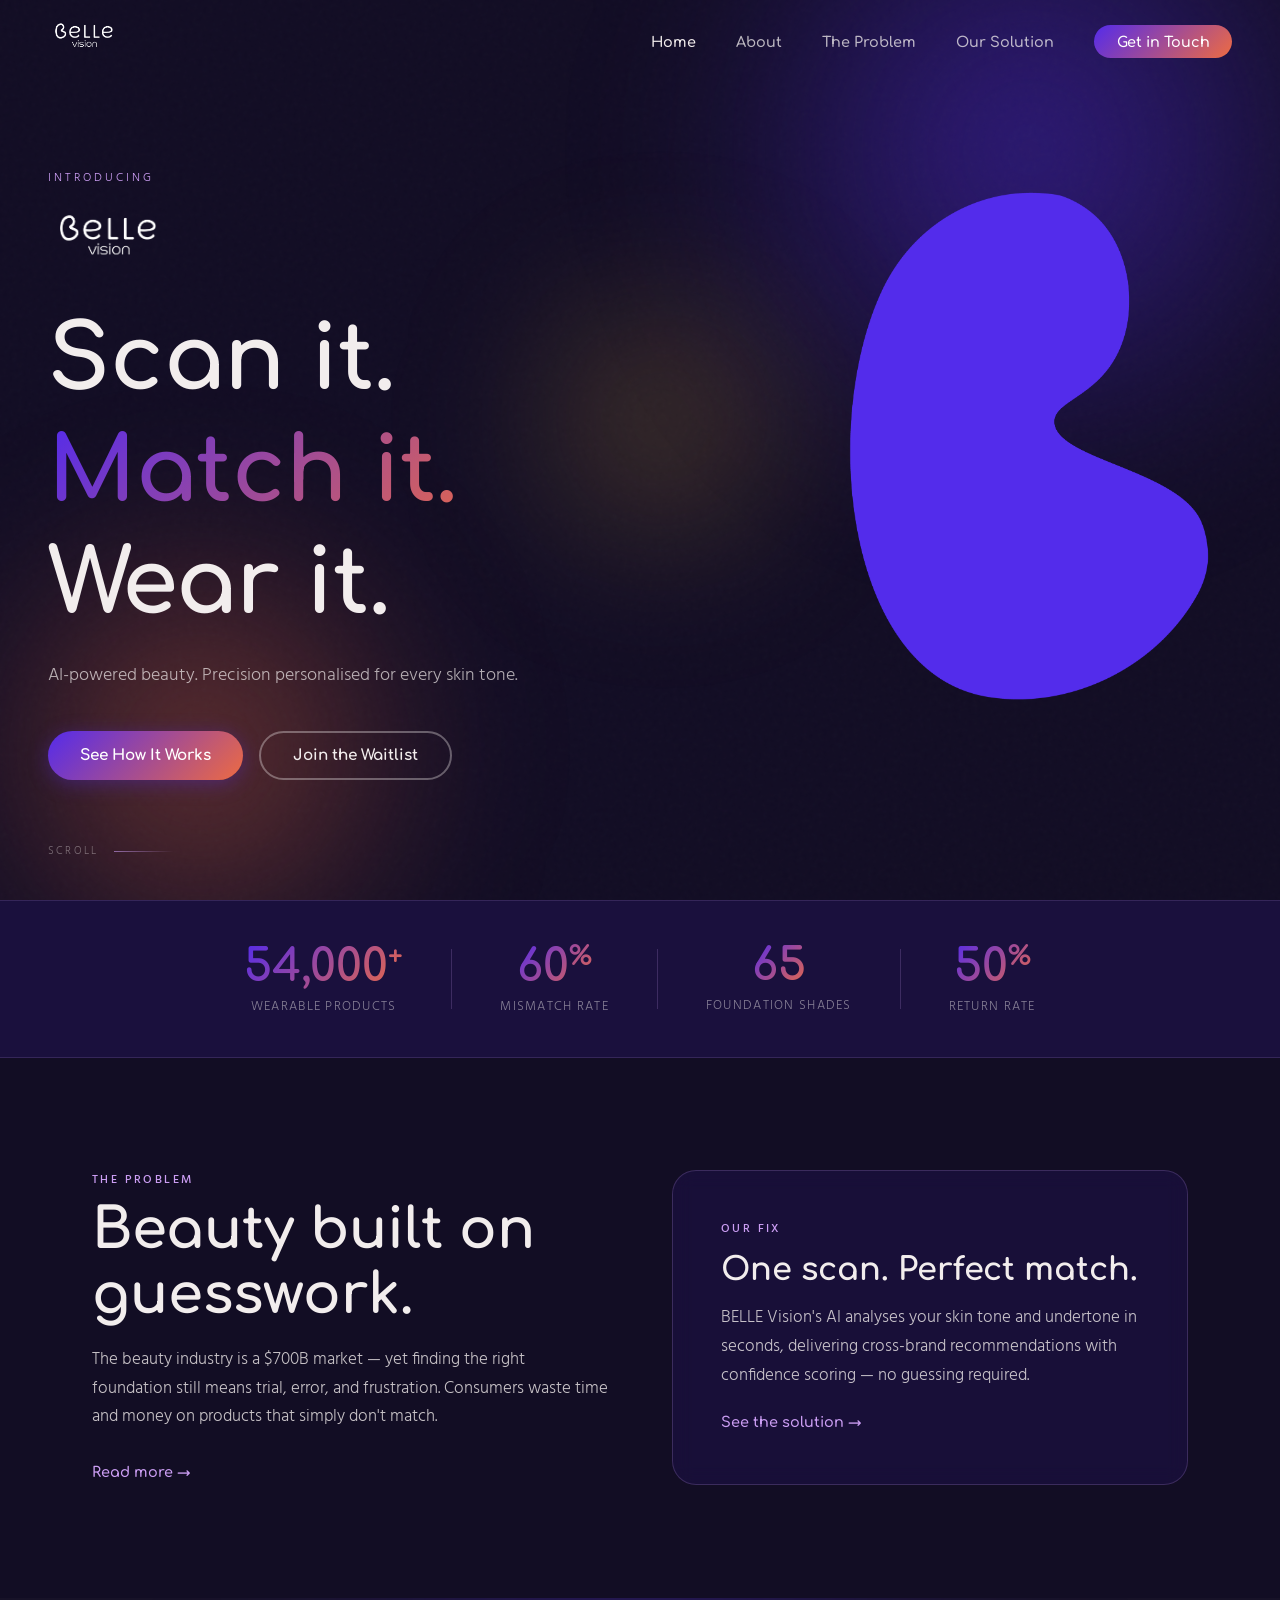
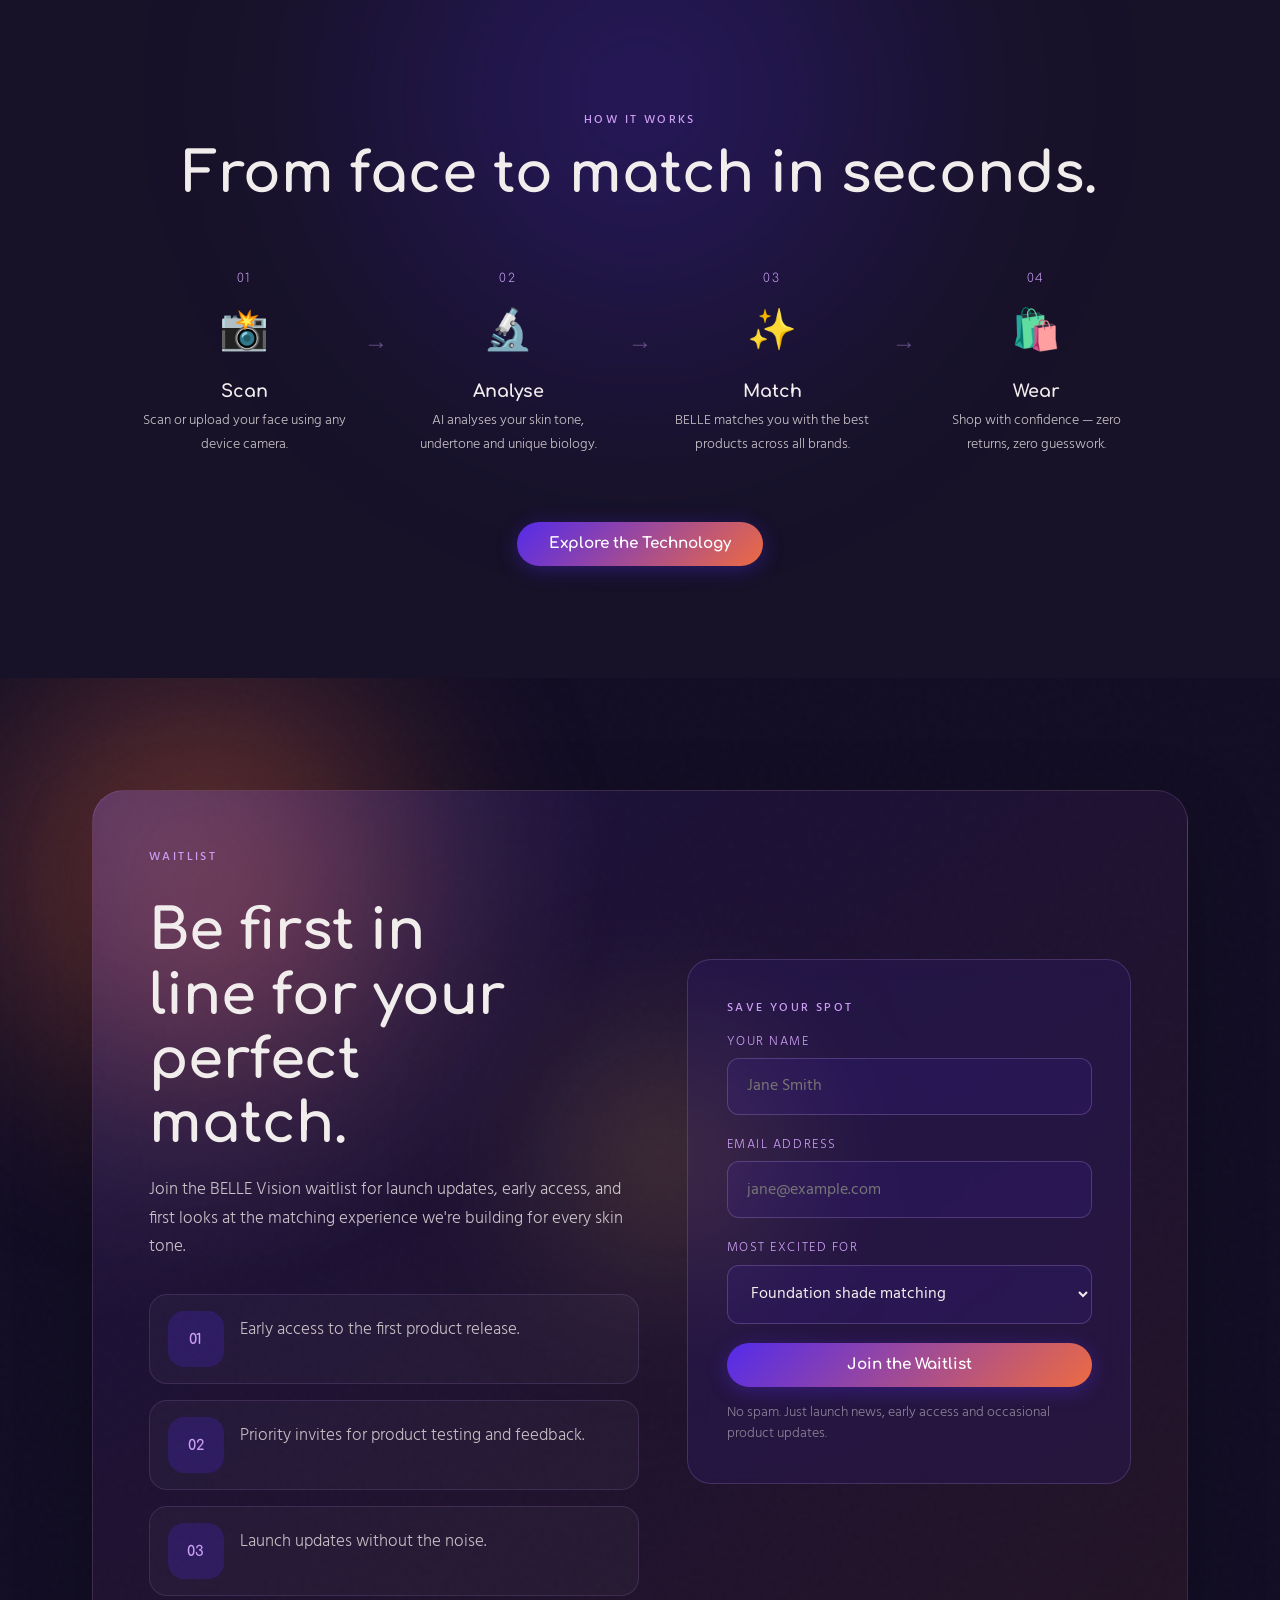
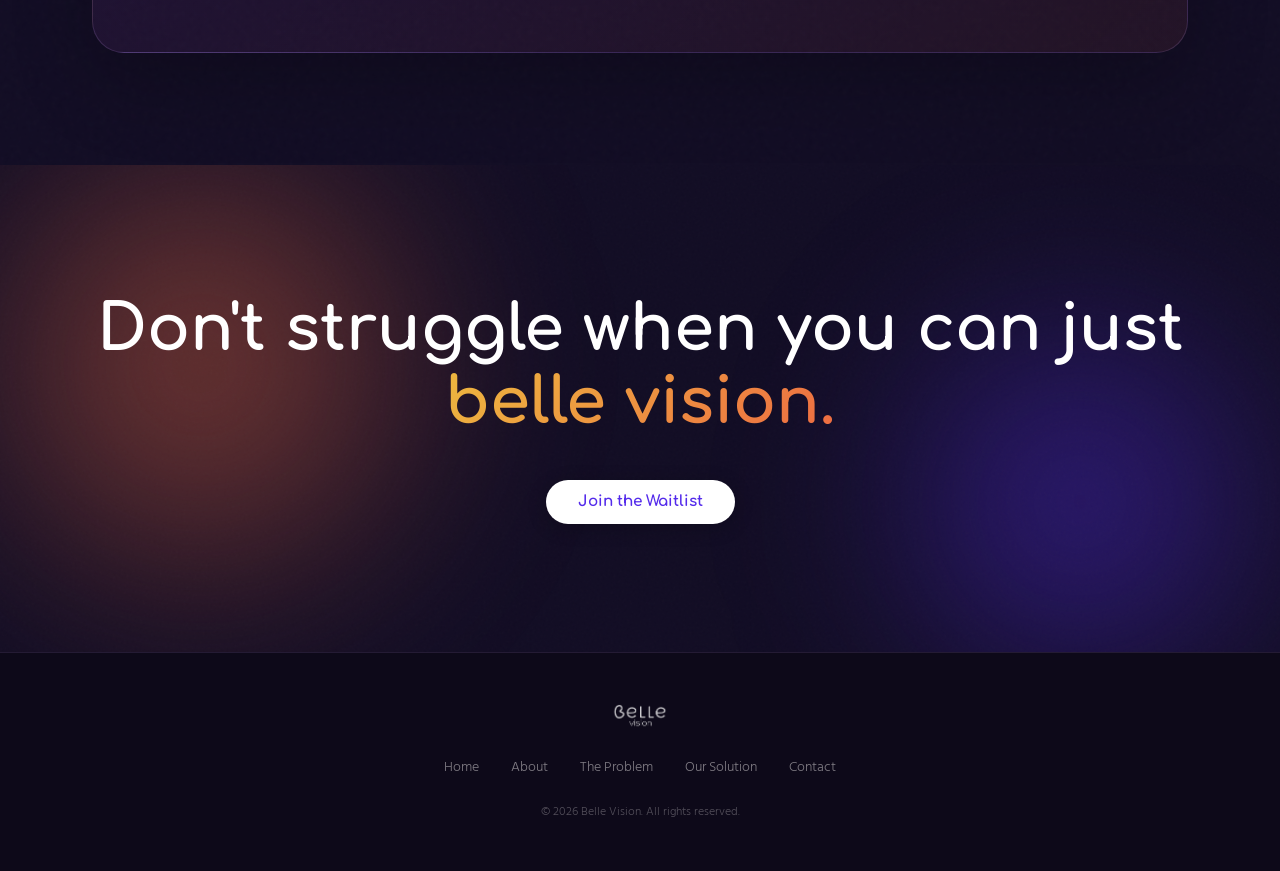
<file: bellevision/index.html>
<!DOCTYPE html>
<html lang="en">
<head>
  <meta charset="UTF-8" />
  <meta name="viewport" content="width=device-width, initial-scale=1.0" />
  <title>belle vision — Scan it. Match it. Wear it.</title>
  <link rel="icon" type="image/png" href="assets/appicon.png" />
  <link href="https://fonts.googleapis.com/css2?family=Comforter&family=Comfortaa:wght@400;600;700&family=Hind:wght@300;400;500&display=swap" rel="stylesheet" />
  <link rel="stylesheet" href="css/style.css" />
</head>
<body>

  <!-- NAV -->
  <nav class="nav" id="nav">
    <a href="index.html" class="nav-logo">
      <img src="assets/logo_white.png" alt="belle vision" />
    </a>
    <div class="nav-links">
      <a href="index.html" class="active">Home</a>
      <a href="pages/about.html">About</a>
      <a href="pages/problem.html">The Problem</a>
      <a href="pages/solution.html">Our Solution</a>
      <a href="pages/contact.html" class="nav-cta">Get in Touch</a>
    </div>
    <button class="nav-burger" id="burger" aria-label="Menu">
      <span></span><span></span><span></span>
    </button>
  </nav>

  <!-- HERO -->
  <section class="hero">
    <div class="hero-bg">
      <div class="aura aura-1"></div>
      <div class="aura aura-2"></div>
      <div class="aura aura-3"></div>
      <div class="grain"></div>
    </div>
    <div class="hero-content">
      <p class="hero-eyebrow">Introducing</p>
      <div class="hero-logo-wrap">
        <img src="assets/logo_white.png" alt="belle vision" class="hero-logo" />
      </div>
      <h1 class="hero-headline">
        <span class="line">Scan it.</span>
        <span class="line">Match it.</span>
        <span class="line">Wear it.</span>
      </h1>
      <p class="hero-sub">AI-powered beauty. Precision personalised for every skin tone.</p>
      <div class="hero-btns">
        <a href="pages/solution.html" class="btn btn-primary">See How It Works</a>
        <a href="#waitlist" class="btn btn-ghost">Join the Waitlist</a>
      </div>
    </div>
    <div class="hero-mark">
      <img src="assets/logomark.png" alt="" />
    </div>
    <div class="scroll-hint">
      <span>scroll</span>
      <div class="scroll-line"></div>
    </div>
  </section>

  <!-- STATS BAR -->
  <section class="stats-bar">
    <div class="stat">
      <span class="stat-num">54,000<sup>+</sup></span>
      <span class="stat-label">Wearable Products</span>
    </div>
    <div class="stat-divider"></div>
    <div class="stat">
      <span class="stat-num">60<sup>%</sup></span>
      <span class="stat-label">Mismatch Rate</span>
    </div>
    <div class="stat-divider"></div>
    <div class="stat">
      <span class="stat-num">65</span>
      <span class="stat-label">Foundation Shades</span>
    </div>
    <div class="stat-divider"></div>
    <div class="stat">
      <span class="stat-num">50<sup>%</sup></span>
      <span class="stat-label">Return Rate</span>
    </div>
  </section>

  <!-- INTRO SECTION -->
  <section class="intro section">
    <div class="container">
      <div class="intro-grid">
        <div class="intro-text fade-in">
          <p class="label">The Problem</p>
          <h2>Beauty built on guesswork.</h2>
          <p>The beauty industry is a $700B market — yet finding the right foundation still means trial, error, and frustration. Consumers waste time and money on products that simply don't match.</p>
          <a href="pages/problem.html" class="link-arrow">Read more →</a>
        </div>
        <div class="intro-card fade-in delay-1">
          <div class="card-inner">
            <p class="label">Our Fix</p>
            <h3>One scan. Perfect match.</h3>
            <p>BELLE Vision's AI analyses your skin tone and undertone in seconds, delivering cross-brand recommendations with confidence scoring — no guessing required.</p>
            <a href="pages/solution.html" class="link-arrow">See the solution →</a>
          </div>
        </div>
      </div>
    </div>
  </section>

  <!-- HOW IT WORKS TEASER -->
  <section class="how-teaser section">
    <div class="how-bg">
      <div class="aura aura-4"></div>
    </div>
    <div class="container">
      <p class="label text-center fade-in">How It Works</p>
      <h2 class="text-center fade-in">From face to match in seconds.</h2>
      <div class="steps fade-in delay-1">
        <div class="step">
          <div class="step-num">01</div>
          <div class="step-icon">📸</div>
          <h4>Scan</h4>
          <p>Scan or upload your face using any device camera.</p>
        </div>
        <div class="step-arrow">→</div>
        <div class="step">
          <div class="step-num">02</div>
          <div class="step-icon">🔬</div>
          <h4>Analyse</h4>
          <p>AI analyses your skin tone, undertone and unique biology.</p>
        </div>
        <div class="step-arrow">→</div>
        <div class="step">
          <div class="step-num">03</div>
          <div class="step-icon">✨</div>
          <h4>Match</h4>
          <p>BELLE matches you with the best products across all brands.</p>
        </div>
        <div class="step-arrow">→</div>
        <div class="step">
          <div class="step-num">04</div>
          <div class="step-icon">🛍️</div>
          <h4>Wear</h4>
          <p>Shop with confidence — zero returns, zero guesswork.</p>
        </div>
      </div>
      <div class="text-center fade-in delay-2">
        <a href="pages/solution.html" class="btn btn-primary">Explore the Technology</a>
      </div>
    </div>
  </section>

  <!-- WAITLIST -->
  <section class="waitlist section" id="waitlist">
    <div class="waitlist-bg">
      <div class="aura aura-5"></div>
      <div class="aura aura-3"></div>
      <div class="grain"></div>
    </div>
    <div class="container">
      <div class="waitlist-shell">
        <div class="waitlist-copy fade-in">
          <p class="label">Waitlist</p>
          <h2>Be first in line for your perfect match.</h2>
          <p>Join the BELLE Vision waitlist for launch updates, early access, and first looks at the matching experience we're building for every skin tone.</p>
          <div class="waitlist-perks">
            <div class="waitlist-perk">
              <span>01</span>
              <p>Early access to the first product release.</p>
            </div>
            <div class="waitlist-perk">
              <span>02</span>
              <p>Priority invites for product testing and feedback.</p>
            </div>
            <div class="waitlist-perk">
              <span>03</span>
              <p>Launch updates without the noise.</p>
            </div>
          </div>
        </div>

        <div class="intro-card waitlist-card fade-in delay-1">
          <p class="label">Save Your Spot</p>
          <form class="contact-form waitlist-form" id="waitlistForm" action="https://formsubmit.co/ajax/bellevision11@gmail.com" method="POST">
            <input type="hidden" name="_subject" value="New Belle Vision waitlist signup" />
            <input type="hidden" name="_captcha" value="false" />
            <input type="hidden" name="_template" value="table" />
            <input type="text" name="_honey" class="hp-field" tabindex="-1" autocomplete="off" />

            <div class="form-group">
              <label for="waitlist-name">Your Name</label>
              <input type="text" id="waitlist-name" name="name" placeholder="Jane Smith" autocomplete="name" required />
            </div>
            <div class="form-group">
              <label for="waitlist-email">Email Address</label>
              <input type="email" id="waitlist-email" name="email" placeholder="jane@example.com" autocomplete="email" required />
            </div>
            <div class="form-group">
              <label for="waitlist-interest">Most excited for</label>
              <select id="waitlist-interest" name="interest">
                <option value="shade-matching">Foundation shade matching</option>
                <option value="cross-brand-discovery">Cross-brand product discovery</option>
                <option value="early-product-testing">Early product testing</option>
                <option value="partner-updates">Brand and partner updates</option>
              </select>
            </div>

            <button type="submit" class="btn btn-primary waitlist-submit">Join the Waitlist</button>
            <p class="waitlist-note">No spam. Just launch news, early access and occasional product updates.</p>
          </form>

          <div class="waitlist-feedback" id="waitlistSuccess" hidden>
            <strong>You're on the list.</strong>
            <p>Thanks for signing up. We'll reach out when BELLE Vision is ready for you.</p>
          </div>

          <div class="waitlist-feedback waitlist-feedback-error" id="waitlistError" hidden>
            <strong>We couldn't submit that just now.</strong>
            <p>Please try again in a moment or <a href="pages/contact.html">reach us directly here</a>.</p>
          </div>
        </div>
      </div>
    </div>
  </section>

  <!-- CTA BAND -->
  <section class="cta-band">
    <div class="cta-band-bg">
      <div class="aura aura-5"></div>
      <div class="aura aura-6"></div>
      <div class="grain"></div>
    </div>
    <div class="cta-band-content fade-in">
      <h2>Don't struggle when you can just<br><em>belle vision.</em></h2>
      <a href="#waitlist" class="btn btn-white">Join the Waitlist</a>
    </div>
  </section>

  <!-- FOOTER -->
  <footer class="footer">
    <div class="footer-inner">
      <img src="assets/logo_white.png" alt="belle vision" class="footer-logo" />
      <nav class="footer-nav">
        <a href="index.html">Home</a>
        <a href="pages/about.html">About</a>
        <a href="pages/problem.html">The Problem</a>
        <a href="pages/solution.html">Our Solution</a>
        <a href="pages/contact.html">Contact</a>
      </nav>
      <p class="footer-copy">© 2026 Belle Vision. All rights reserved.</p>
    </div>
  </footer>

  <script src="js/main.js"></script>
</body>
</html>
</file>
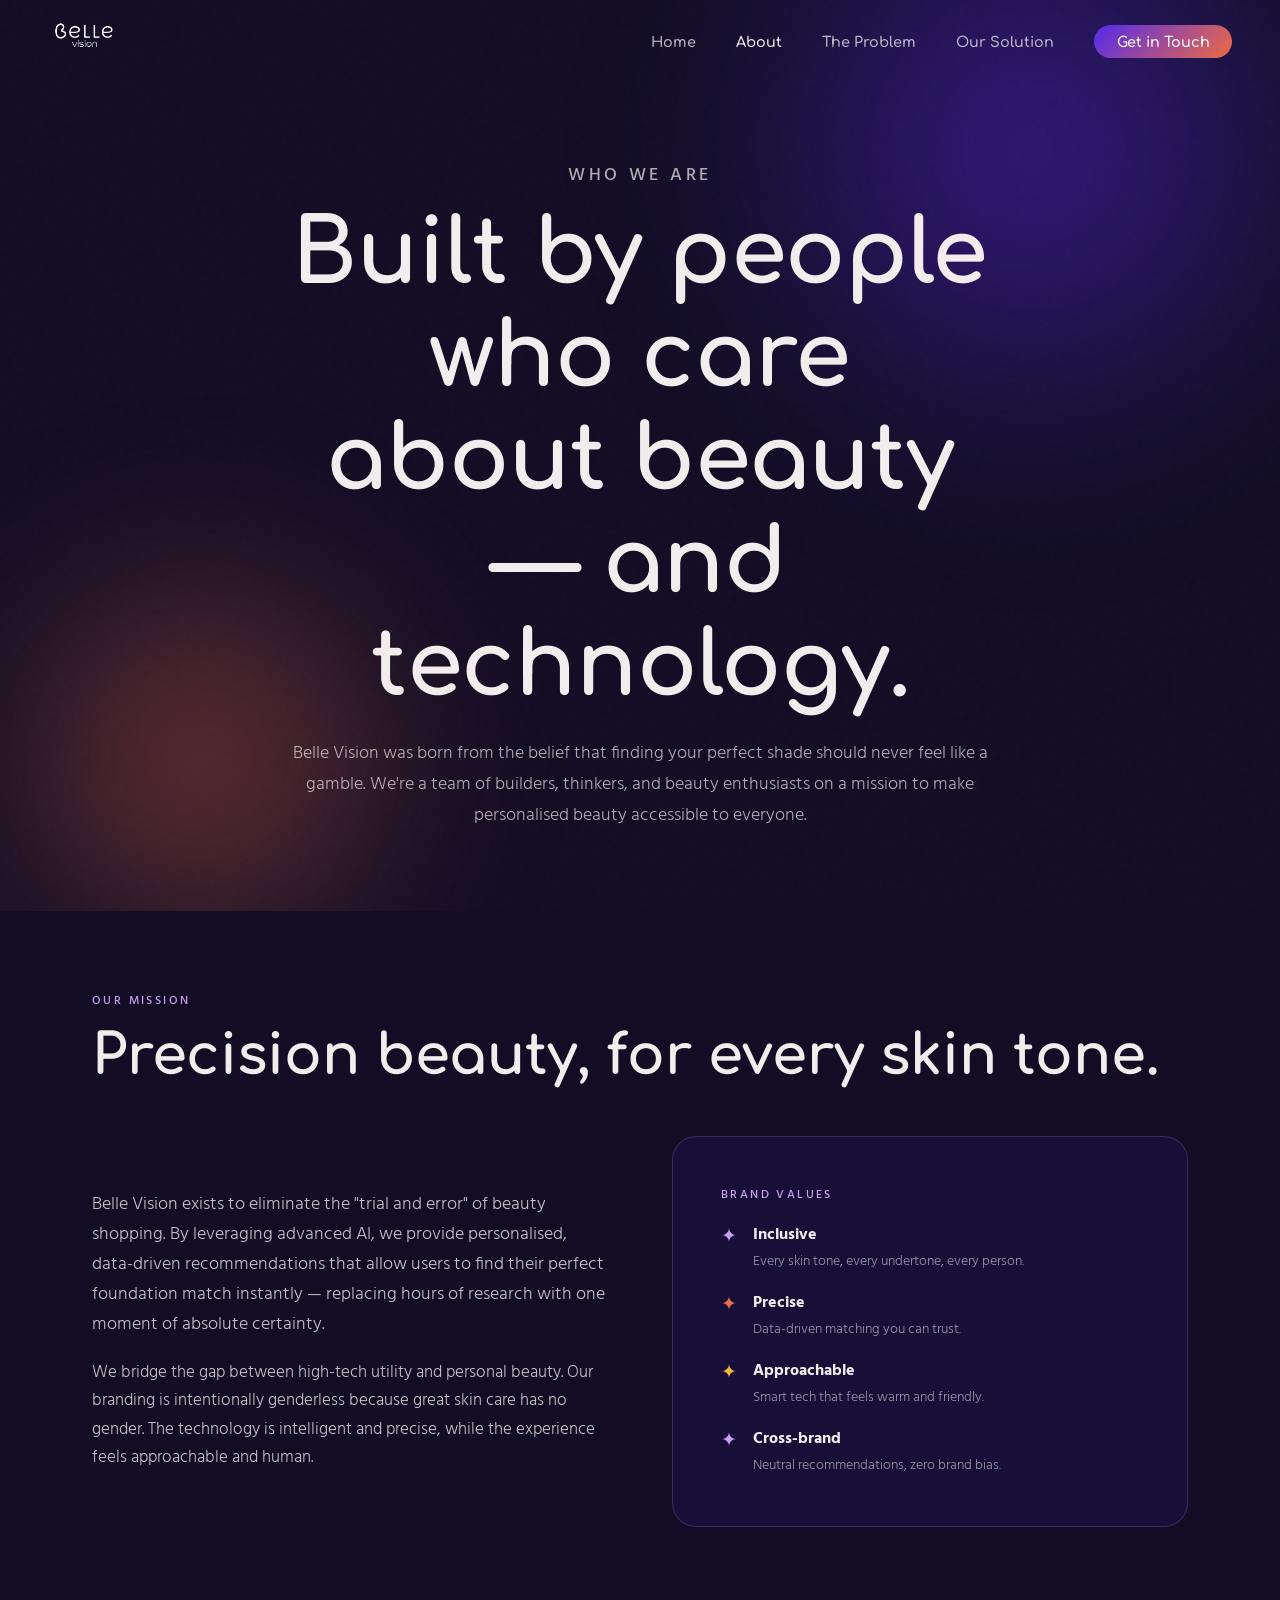
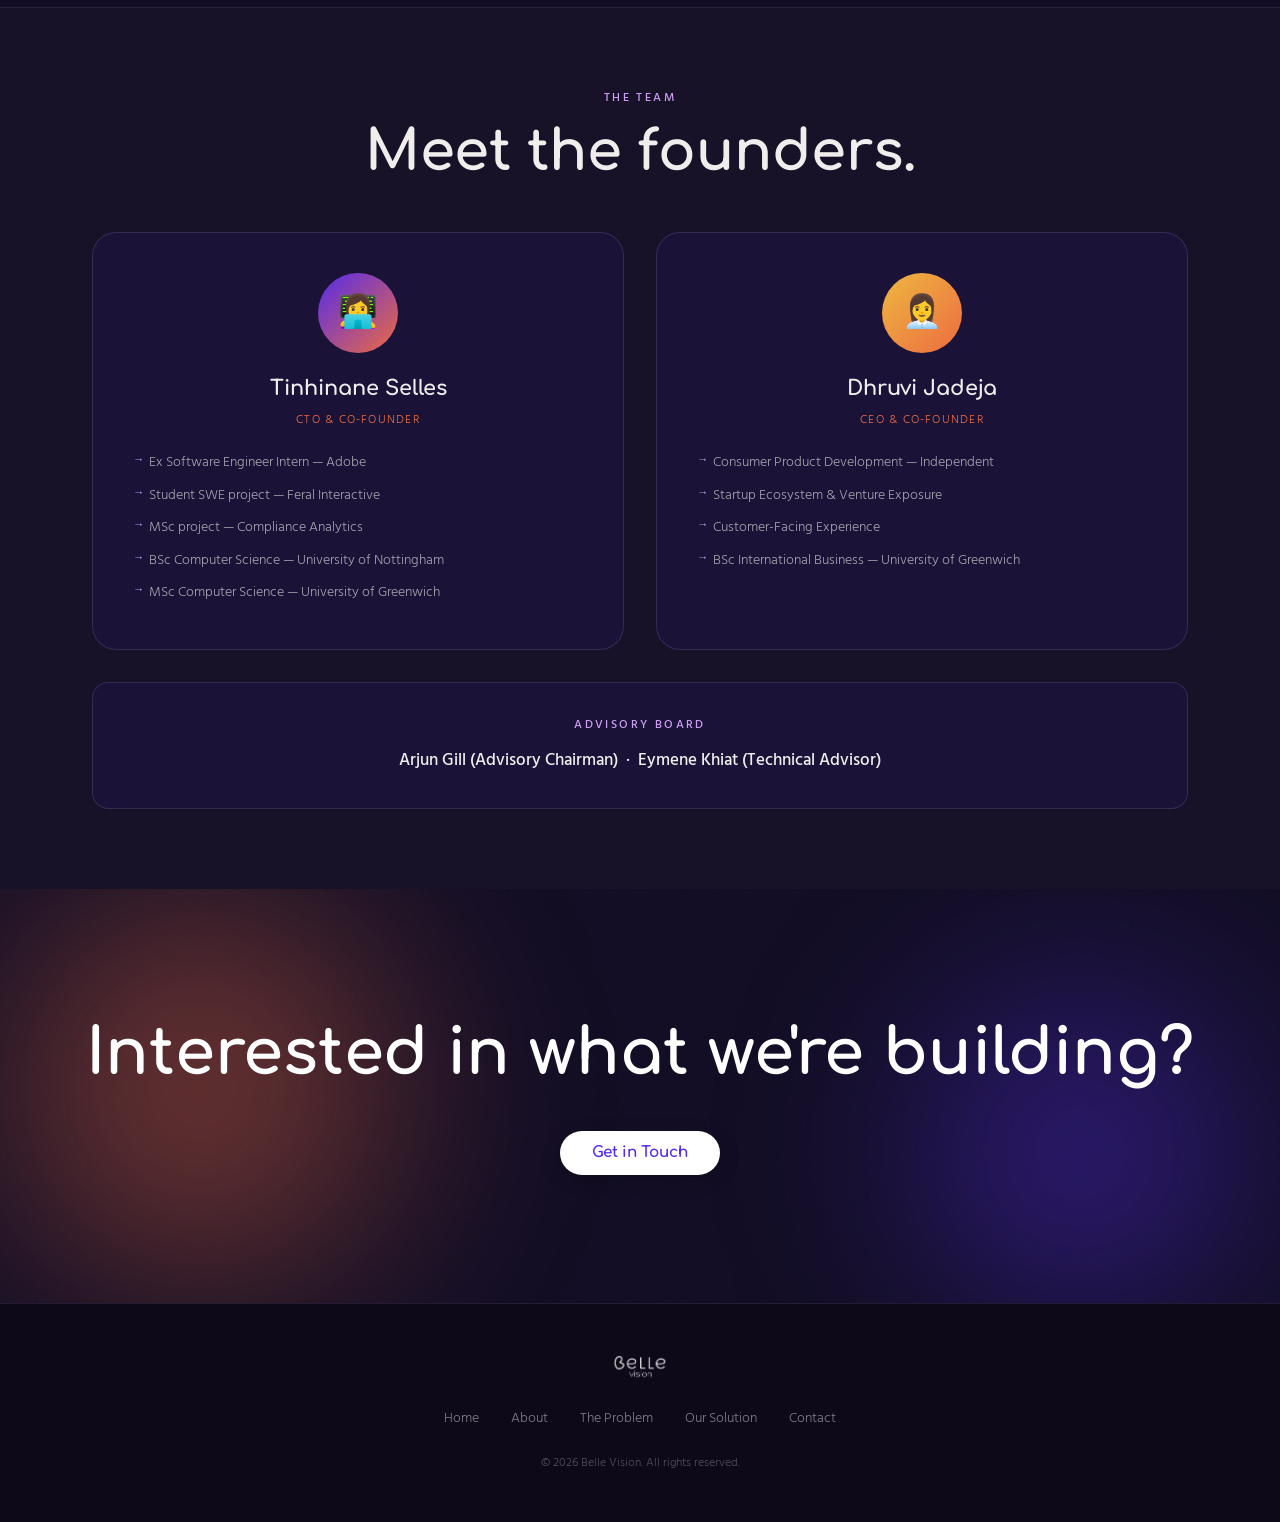
<file: bellevision/pages/about.html>
<!DOCTYPE html>
<html lang="en">
<head>
  <meta charset="UTF-8" />
  <meta name="viewport" content="width=device-width, initial-scale=1.0" />
  <title>About — belle vision</title>
  <link rel="icon" type="image/png" href="../assets/appicon.png" />
  <link href="https://fonts.googleapis.com/css2?family=Comfortaa:wght@400;600;700&family=Hind:wght@300;400;500&display=swap" rel="stylesheet" />
  <link rel="stylesheet" href="../css/style.css" />
</head>
<body>

  <nav class="nav scrolled" id="nav">
    <a href="../index.html" class="nav-logo">
      <img src="../assets/logo_white.png" alt="belle vision" />
    </a>
    <div class="nav-links">
      <a href="../index.html">Home</a>
      <a href="about.html" class="active">About</a>
      <a href="problem.html">The Problem</a>
      <a href="solution.html">Our Solution</a>
      <a href="contact.html" class="nav-cta">Get in Touch</a>
    </div>
    <button class="nav-burger" id="burger" aria-label="Menu">
      <span></span><span></span><span></span>
    </button>
  </nav>

  <section class="page-hero">
    <div class="page-hero-bg">
      <div class="aura aura-1"></div>
      <div class="aura aura-2"></div>
      <div class="grain"></div>
    </div>
    <div class="page-hero-content">
      <p class="label">Who We Are</p>
      <h1>Built by people who care about beauty — and technology.</h1>
      <p>Belle Vision was born from the belief that finding your perfect shade should never feel like a gamble. We're a team of builders, thinkers, and beauty enthusiasts on a mission to make personalised beauty accessible to everyone.</p>
    </div>
  </section>

  <section class="content-section">
    <div class="container">
      <p class="label fade-in">Our Mission</p>
      <h2 class="fade-in">Precision beauty, for every skin tone.</h2>
      <div class="intro-grid" style="margin-top:3rem;">
        <div class="fade-in">
          <p style="font-size:1.1rem;margin-bottom:1.2rem;">Belle Vision exists to eliminate the "trial and error" of beauty shopping. By leveraging advanced AI, we provide personalised, data-driven recommendations that allow users to find their perfect foundation match instantly — replacing hours of research with one moment of absolute certainty.</p>
          <p>We bridge the gap between high-tech utility and personal beauty. Our branding is intentionally genderless because great skin care has no gender. The technology is intelligent and precise, while the experience feels approachable and human.</p>
        </div>
        <div class="intro-card fade-in delay-1">
          <div class="card-inner">
            <p class="label">Brand Values</p>
            <ul style="list-style:none;display:flex;flex-direction:column;gap:1rem;margin-top:1rem;">
              <li style="display:flex;gap:1rem;align-items:flex-start;">
                <span style="color:var(--light-purple);font-size:1.2rem;">✦</span>
                <div><strong>Inclusive</strong><br><span style="font-size:0.88rem;color:rgba(242,237,237,0.6);">Every skin tone, every undertone, every person.</span></div>
              </li>
              <li style="display:flex;gap:1rem;align-items:flex-start;">
                <span style="color:var(--orange);font-size:1.2rem;">✦</span>
                <div><strong>Precise</strong><br><span style="font-size:0.88rem;color:rgba(242,237,237,0.6);">Data-driven matching you can trust.</span></div>
              </li>
              <li style="display:flex;gap:1rem;align-items:flex-start;">
                <span style="color:var(--yellow);font-size:1.2rem;">✦</span>
                <div><strong>Approachable</strong><br><span style="font-size:0.88rem;color:rgba(242,237,237,0.6);">Smart tech that feels warm and friendly.</span></div>
              </li>
              <li style="display:flex;gap:1rem;align-items:flex-start;">
                <span style="color:var(--light-purple);font-size:1.2rem;">✦</span>
                <div><strong>Cross-brand</strong><br><span style="font-size:0.88rem;color:rgba(242,237,237,0.6);">Neutral recommendations, zero brand bias.</span></div>
              </li>
            </ul>
          </div>
        </div>
      </div>
    </div>
  </section>

  <section class="content-section" style="background:rgba(255,255,255,0.02);">
    <div class="container">
      <p class="label fade-in text-center">The Team</p>
      <h2 class="fade-in text-center">Meet the founders.</h2>
      <div class="team-grid">
        <div class="team-card fade-in delay-1">
          <div class="team-avatar">👩‍💻</div>
          <h3>Tinhinane Selles</h3>
          <span class="team-role">CTO & Co-Founder</span>
          <ul>
            <li>Ex Software Engineer Intern — Adobe</li>
            <li>Student SWE project — Feral Interactive</li>
            <li>MSc project — Compliance Analytics</li>
            <li>BSc Computer Science — University of Nottingham</li>
            <li>MSc Computer Science — University of Greenwich</li>
          </ul>
        </div>
        <div class="team-card fade-in delay-2">
          <div class="team-avatar" style="background:var(--grad-warm);">👩‍💼</div>
          <h3>Dhruvi Jadeja</h3>
          <span class="team-role">CEO & Co-Founder</span>
          <ul>
            <li>Consumer Product Development — Independent</li>
            <li>Startup Ecosystem & Venture Exposure</li>
            <li>Customer-Facing Experience</li>
            <li>BSc International Business — University of Greenwich</li>
          </ul>
        </div>
      </div>
      <div class="fade-in delay-3" style="margin-top:2rem;text-align:center;padding:2rem;background:rgba(84,43,235,0.08);border:1px solid rgba(204,158,244,0.15);border-radius:16px;">
        <p class="label">Advisory Board</p>
        <p style="color:var(--cream);font-weight:500;">Arjun Gill (Advisory Chairman) &nbsp;·&nbsp; Eymene Khiat (Technical Advisor)</p>
      </div>
    </div>
  </section>

  <section class="cta-band">
    <div class="cta-band-bg">
      <div class="aura aura-5"></div>
      <div class="aura aura-6"></div>
      <div class="grain"></div>
    </div>
    <div class="cta-band-content fade-in">
      <h2>Interested in what we're building?</h2>
      <a href="contact.html" class="btn btn-white">Get in Touch</a>
    </div>
  </section>

  <footer class="footer">
    <div class="footer-inner">
      <img src="../assets/logo_white.png" alt="belle vision" class="footer-logo" />
      <nav class="footer-nav">
        <a href="../index.html">Home</a>
        <a href="about.html">About</a>
        <a href="problem.html">The Problem</a>
        <a href="solution.html">Our Solution</a>
        <a href="contact.html">Contact</a>
      </nav>
      <p class="footer-copy">© 2026 Belle Vision. All rights reserved.</p>
    </div>
  </footer>

  <script src="../js/main.js"></script>
</body>
</html>
</file>
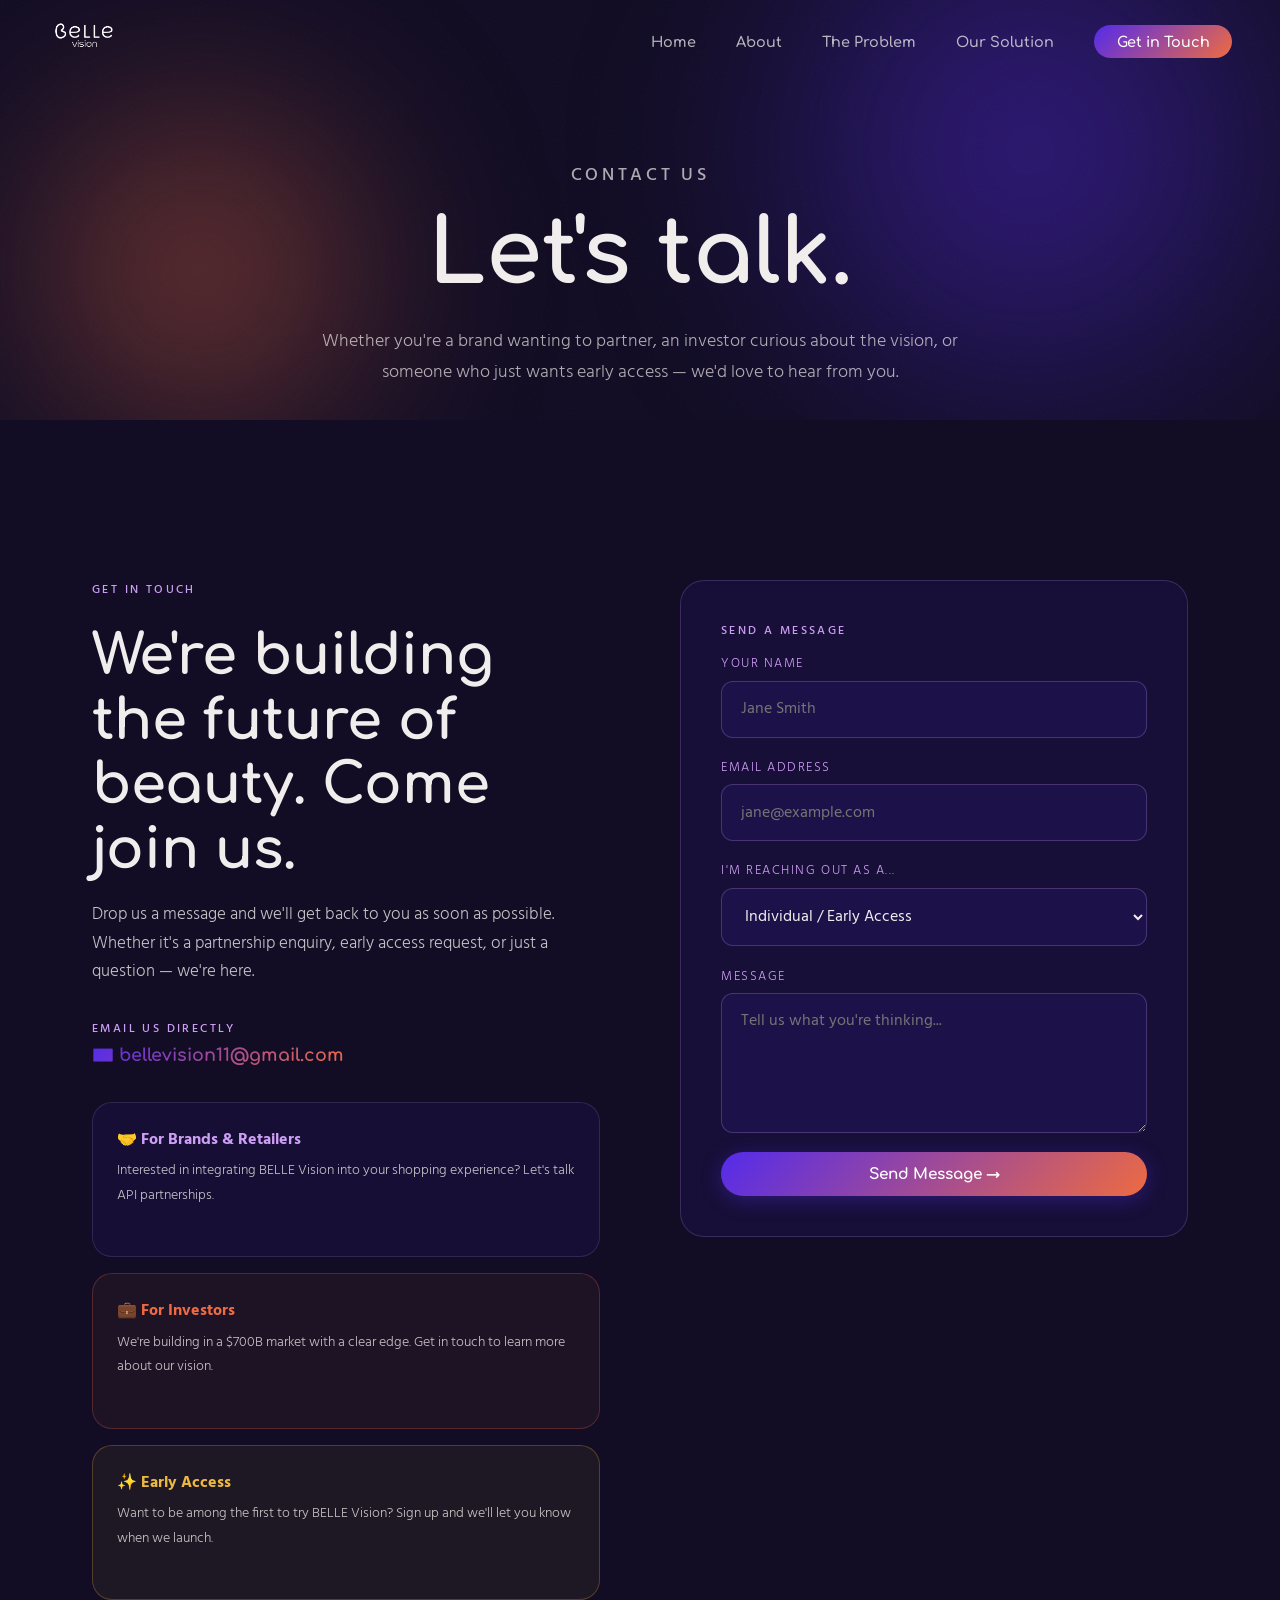
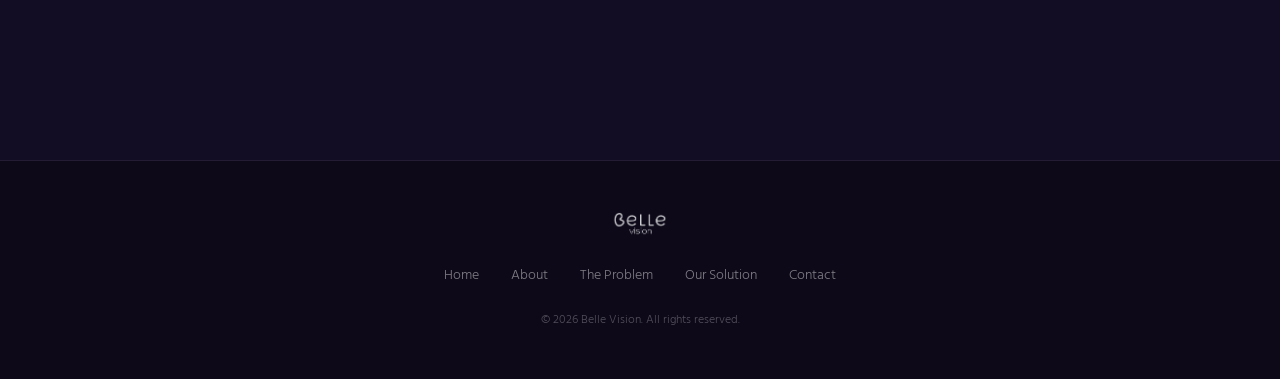
<file: bellevision/pages/contact.html>
<!DOCTYPE html>
<html lang="en">
<head>
  <meta charset="UTF-8" />
  <meta name="viewport" content="width=device-width, initial-scale=1.0" />
  <title>Contact — belle vision</title>
  <link rel="icon" type="image/png" href="../assets/appicon.png" />
  <link href="https://fonts.googleapis.com/css2?family=Comfortaa:wght@400;600;700&family=Hind:wght@300;400;500&display=swap" rel="stylesheet" />
  <link rel="stylesheet" href="../css/style.css" />
  <style>
    .success-msg {
      display: none;
      background: rgba(84,43,235,0.15);
      border: 1px solid rgba(204,158,244,0.4);
      border-radius: 12px;
      padding: 1.5rem;
      text-align: center;
      color: var(--light-purple);
      font-family: var(--font-head);
      margin-top: 1rem;
    }
  </style>
</head>
<body>

  <nav class="nav scrolled" id="nav">
    <a href="../index.html" class="nav-logo">
      <img src="../assets/logo_white.png" alt="belle vision" />
    </a>
    <div class="nav-links">
      <a href="../index.html">Home</a>
      <a href="about.html">About</a>
      <a href="problem.html">The Problem</a>
      <a href="solution.html">Our Solution</a>
      <a href="contact.html" class="active nav-cta">Get in Touch</a>
    </div>
    <button class="nav-burger" id="burger" aria-label="Menu">
      <span></span><span></span><span></span>
    </button>
  </nav>

  <section class="page-hero" style="padding-bottom:2rem;">
    <div class="page-hero-bg">
      <div class="aura aura-1"></div>
      <div class="aura aura-2"></div>
      <div class="grain"></div>
    </div>
    <div class="page-hero-content">
      <p class="label">Contact Us</p>
      <h1>Let's talk.</h1>
      <p>Whether you're a brand wanting to partner, an investor curious about the vision, or someone who just wants early access — we'd love to hear from you.</p>
    </div>
  </section>

  <section class="content-section">
    <div class="container">
      <div class="contact-wrap">
        <div class="contact-info fade-in">
          <p class="label">Get in Touch</p>
          <h2>We're building the future of beauty. Come join us.</h2>
          <p>Drop us a message and we'll get back to you as soon as possible. Whether it's a partnership enquiry, early access request, or just a question — we're here.</p>

          <div style="margin:2rem 0;display:flex;flex-direction:column;gap:1.5rem;">
            <div>
              <p class="label" style="margin-bottom:0.3rem;">Email us directly</p>
              <a href="mailto:bellevision11@gmail.com" class="contact-email">
                📧 bellevision11@gmail.com
              </a>
            </div>
          </div>

          <div style="display:flex;flex-direction:column;gap:1rem;margin-top:1rem;">
            <div class="card" style="padding:1.5rem;">
              <strong style="color:var(--light-purple);">🤝 For Brands & Retailers</strong>
              <p style="font-size:0.9rem;margin-top:0.4rem;">Interested in integrating BELLE Vision into your shopping experience? Let's talk API partnerships.</p>
            </div>
            <div class="card" style="padding:1.5rem;border-color:rgba(237,107,66,0.25);background:rgba(237,107,66,0.06);">
              <strong style="color:var(--orange);">💼 For Investors</strong>
              <p style="font-size:0.9rem;margin-top:0.4rem;">We're building in a $700B market with a clear edge. Get in touch to learn more about our vision.</p>
            </div>
            <div class="card" style="padding:1.5rem;border-color:rgba(237,184,63,0.25);background:rgba(237,184,63,0.06);">
              <strong style="color:var(--yellow);">✨ Early Access</strong>
              <p style="font-size:0.9rem;margin-top:0.4rem;">Want to be among the first to try BELLE Vision? Sign up and we'll let you know when we launch.</p>
            </div>
          </div>
        </div>

        <div class="fade-in delay-1">
          <div class="intro-card" style="padding:2.5rem;">
            <p class="label">Send a Message</p>
            <form class="contact-form" id="contactForm" action="mailto:bellevision11@gmail.com" method="POST" enctype="text/plain">
              <div class="form-group">
                <label for="name">Your Name</label>
                <input type="text" id="name" name="name" placeholder="Jane Smith" required />
              </div>
              <div class="form-group">
                <label for="email">Email Address</label>
                <input type="email" id="email" name="email" placeholder="jane@example.com" required />
              </div>
              <div class="form-group">
                <label for="type">I'm reaching out as a...</label>
                <select id="type" name="type">
                  <option value="individual">Individual / Early Access</option>
                  <option value="brand">Brand / Retailer</option>
                  <option value="investor">Investor</option>
                  <option value="press">Press / Media</option>
                  <option value="other">Other</option>
                </select>
              </div>
              <div class="form-group">
                <label for="message">Message</label>
                <textarea id="message" name="message" placeholder="Tell us what you're thinking..." required></textarea>
              </div>
              <button type="submit" class="btn btn-primary" style="width:100%;justify-content:center;">Send Message →</button>
            </form>
            <div class="success-msg" id="successMsg">
              ✨ Message sent! We'll be in touch soon.
            </div>
          </div>
        </div>
      </div>
    </div>
  </section>

  <footer class="footer">
    <div class="footer-inner">
      <img src="../assets/logo_white.png" alt="belle vision" class="footer-logo" />
      <nav class="footer-nav">
        <a href="../index.html">Home</a>
        <a href="about.html">About</a>
        <a href="problem.html">The Problem</a>
        <a href="solution.html">Our Solution</a>
        <a href="contact.html">Contact</a>
      </nav>
      <p class="footer-copy">© 2026 Belle Vision. All rights reserved.</p>
    </div>
  </footer>

  <script src="../js/main.js"></script>
  <script>
    document.getElementById('contactForm').addEventListener('submit', function(e) {
      // Show success message on submit
      setTimeout(() => {
        document.getElementById('successMsg').style.display = 'block';
      }, 500);
    });
  </script>
</body>
</html>
</file>
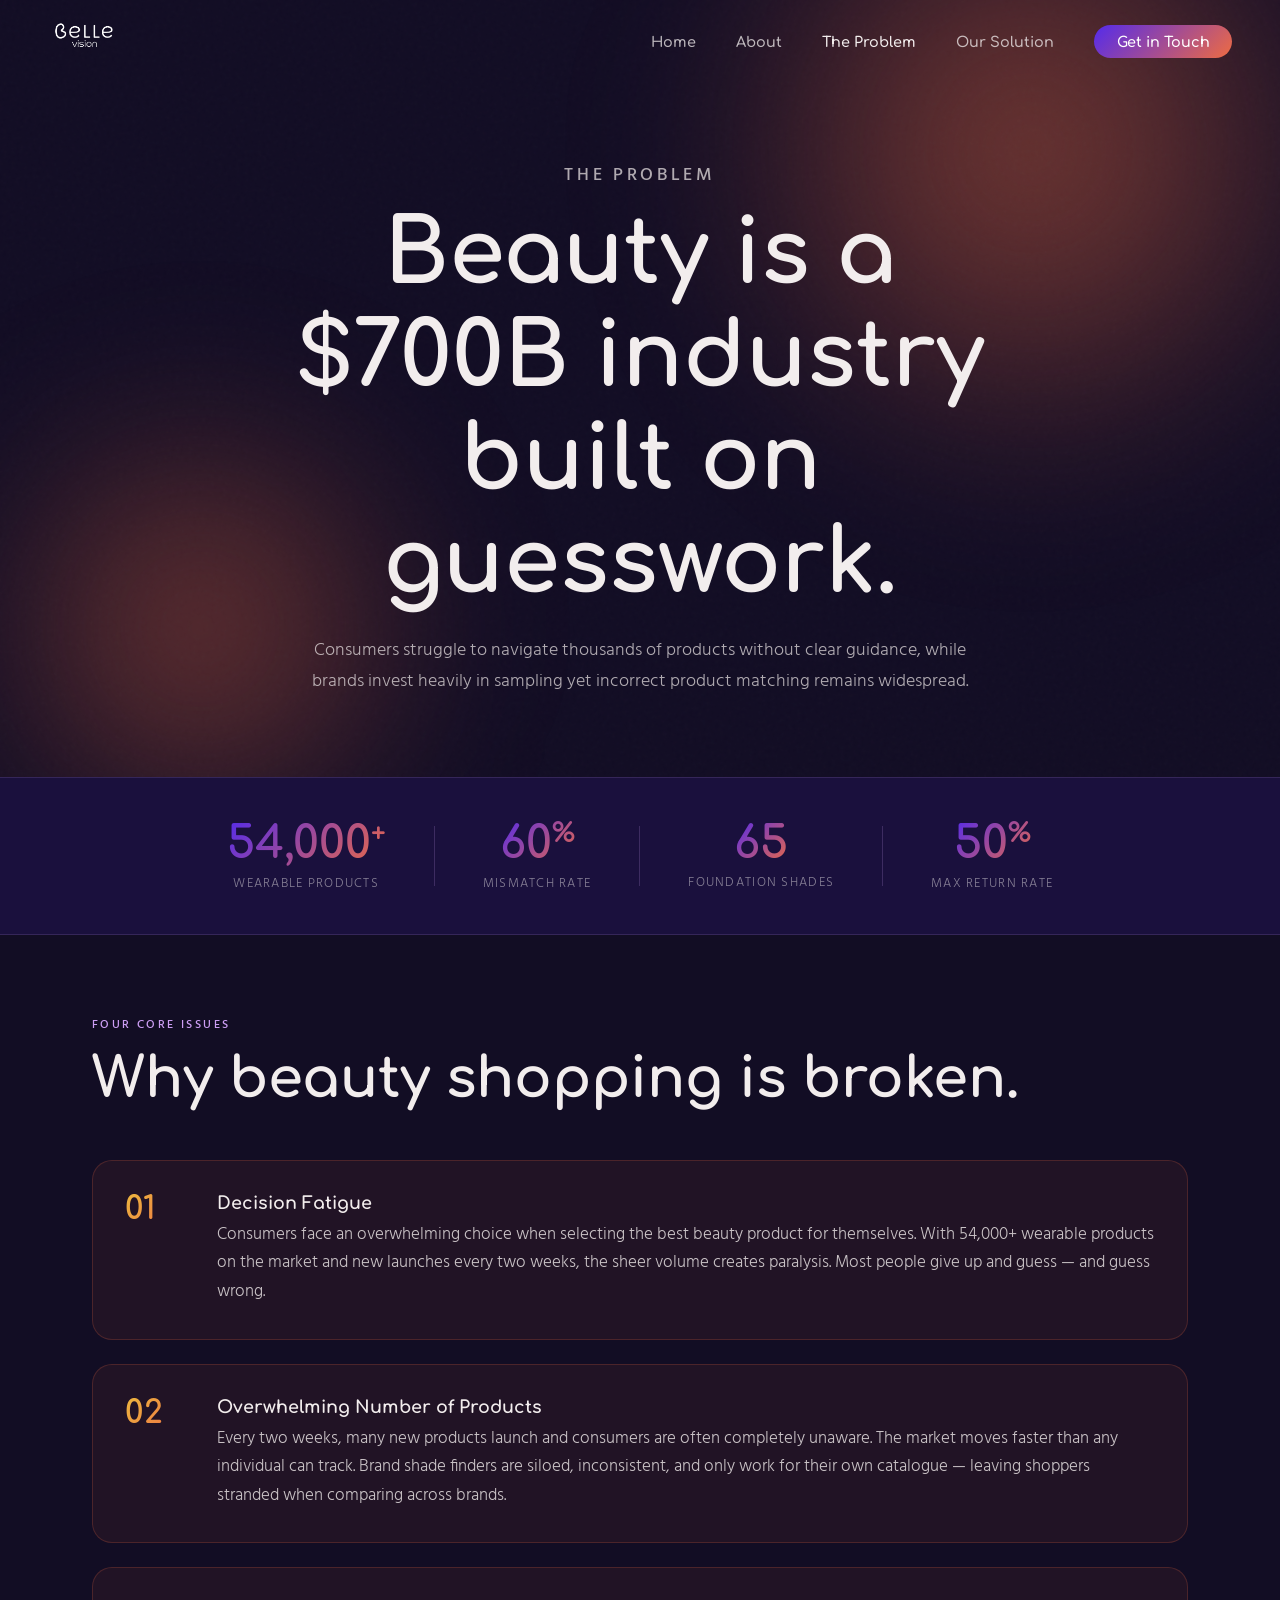
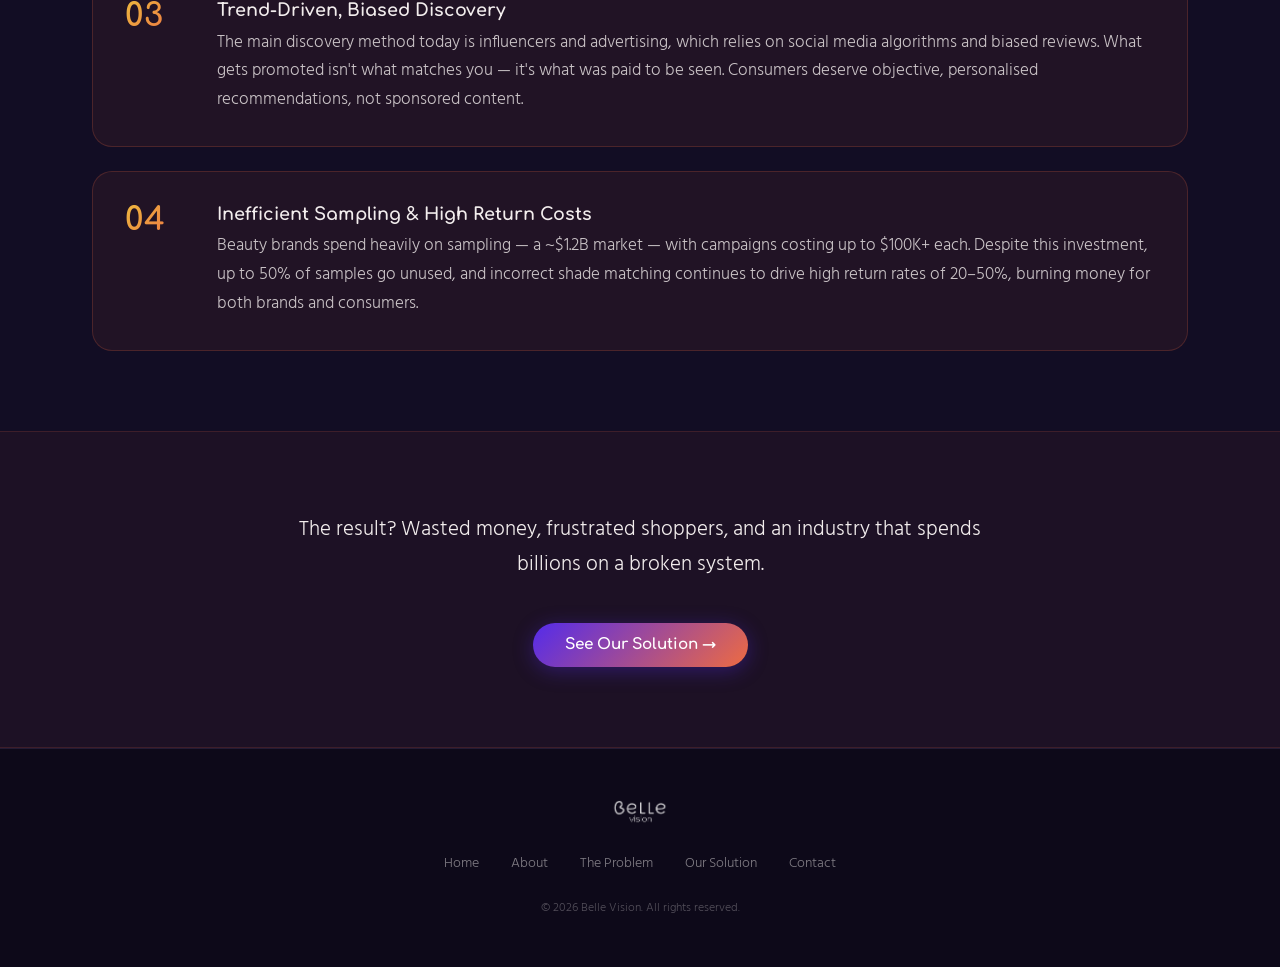
<file: bellevision/pages/problem.html>
<!DOCTYPE html>
<html lang="en">
<head>
  <meta charset="UTF-8" />
  <meta name="viewport" content="width=device-width, initial-scale=1.0" />
  <title>The Problem — belle vision</title>
  <link rel="icon" type="image/png" href="../assets/appicon.png" />
  <link href="https://fonts.googleapis.com/css2?family=Comfortaa:wght@400;600;700&family=Hind:wght@300;400;500&display=swap" rel="stylesheet" />
  <link rel="stylesheet" href="../css/style.css" />
</head>
<body>

  <nav class="nav scrolled" id="nav">
    <a href="../index.html" class="nav-logo">
      <img src="../assets/logo_white.png" alt="belle vision" />
    </a>
    <div class="nav-links">
      <a href="../index.html">Home</a>
      <a href="about.html">About</a>
      <a href="problem.html" class="active">The Problem</a>
      <a href="solution.html">Our Solution</a>
      <a href="contact.html" class="nav-cta">Get in Touch</a>
    </div>
    <button class="nav-burger" id="burger" aria-label="Menu">
      <span></span><span></span><span></span>
    </button>
  </nav>

  <section class="page-hero">
    <div class="page-hero-bg">
      <div class="aura aura-1" style="background:radial-gradient(circle,rgba(237,107,66,0.5) 0%,transparent 70%);"></div>
      <div class="aura aura-2"></div>
      <div class="grain"></div>
    </div>
    <div class="page-hero-content">
      <p class="label">The Problem</p>
      <h1>Beauty is a $700B industry built on guesswork.</h1>
      <p>Consumers struggle to navigate thousands of products without clear guidance, while brands invest heavily in sampling yet incorrect product matching remains widespread.</p>
    </div>
  </section>

  <!-- STAT CALLOUTS -->
  <section class="stats-bar">
    <div class="stat">
      <span class="stat-num">54,000<sup>+</sup></span>
      <span class="stat-label">Wearable Products</span>
    </div>
    <div class="stat-divider"></div>
    <div class="stat">
      <span class="stat-num">60<sup>%</sup></span>
      <span class="stat-label">Mismatch Rate</span>
    </div>
    <div class="stat-divider"></div>
    <div class="stat">
      <span class="stat-num">65</span>
      <span class="stat-label">Foundation Shades</span>
    </div>
    <div class="stat-divider"></div>
    <div class="stat">
      <span class="stat-num">50<sup>%</sup></span>
      <span class="stat-label">Max Return Rate</span>
    </div>
  </section>

  <section class="content-section">
    <div class="container">
      <p class="label fade-in">Four Core Issues</p>
      <h2 class="fade-in">Why beauty shopping is broken.</h2>

      <div class="problem-list">
        <div class="problem-item fade-in">
          <div class="problem-num">01</div>
          <div>
            <h4>Decision Fatigue</h4>
            <p>Consumers face an overwhelming choice when selecting the best beauty product for themselves. With 54,000+ wearable products on the market and new launches every two weeks, the sheer volume creates paralysis. Most people give up and guess — and guess wrong.</p>
          </div>
        </div>
        <div class="problem-item fade-in delay-1">
          <div class="problem-num">02</div>
          <div>
            <h4>Overwhelming Number of Products</h4>
            <p>Every two weeks, many new products launch and consumers are often completely unaware. The market moves faster than any individual can track. Brand shade finders are siloed, inconsistent, and only work for their own catalogue — leaving shoppers stranded when comparing across brands.</p>
          </div>
        </div>
        <div class="problem-item fade-in delay-2">
          <div class="problem-num">03</div>
          <div>
            <h4>Trend-Driven, Biased Discovery</h4>
            <p>The main discovery method today is influencers and advertising, which relies on social media algorithms and biased reviews. What gets promoted isn't what matches you — it's what was paid to be seen. Consumers deserve objective, personalised recommendations, not sponsored content.</p>
          </div>
        </div>
        <div class="problem-item fade-in delay-3">
          <div class="problem-num">04</div>
          <div>
            <h4>Inefficient Sampling & High Return Costs</h4>
            <p>Beauty brands spend heavily on sampling — a ~$1.2B market — with campaigns costing up to $100K+ each. Despite this investment, up to 50% of samples go unused, and incorrect shade matching continues to drive high return rates of 20–50%, burning money for both brands and consumers.</p>
          </div>
        </div>
      </div>
    </div>
  </section>

  <section class="content-section" style="background:rgba(237,107,66,0.05);border-top:1px solid rgba(237,107,66,0.15);border-bottom:1px solid rgba(237,107,66,0.15);">
    <div class="container" style="text-align:center;">
      <p class="fade-in" style="font-size:1.3rem;color:var(--cream);max-width:700px;margin:0 auto 2.5rem;">The result? Wasted money, frustrated shoppers, and an industry that spends billions on a broken system.</p>
      <a href="solution.html" class="btn btn-primary fade-in">See Our Solution →</a>
    </div>
  </section>

  <footer class="footer">
    <div class="footer-inner">
      <img src="../assets/logo_white.png" alt="belle vision" class="footer-logo" />
      <nav class="footer-nav">
        <a href="../index.html">Home</a>
        <a href="about.html">About</a>
        <a href="problem.html">The Problem</a>
        <a href="solution.html">Our Solution</a>
        <a href="contact.html">Contact</a>
      </nav>
      <p class="footer-copy">© 2026 Belle Vision. All rights reserved.</p>
    </div>
  </footer>

  <script src="../js/main.js"></script>
</body>
</html>
</file>
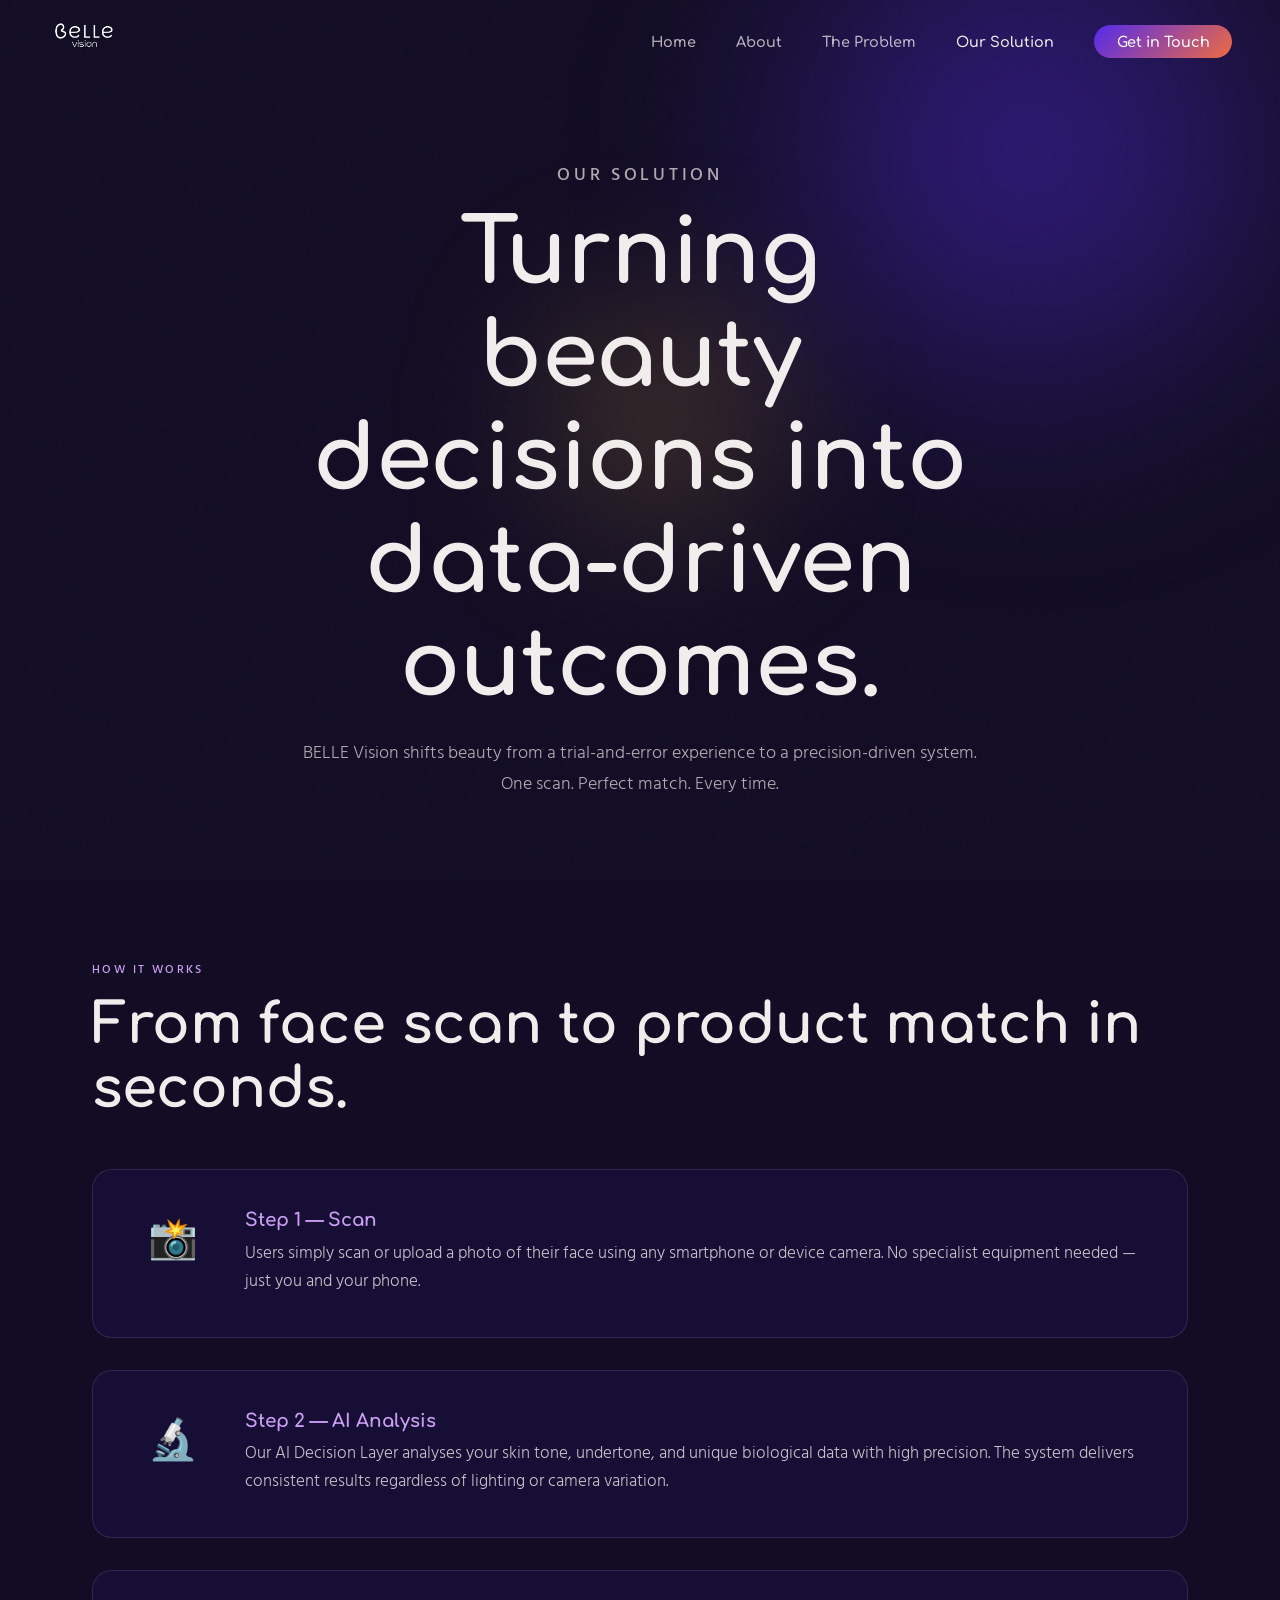
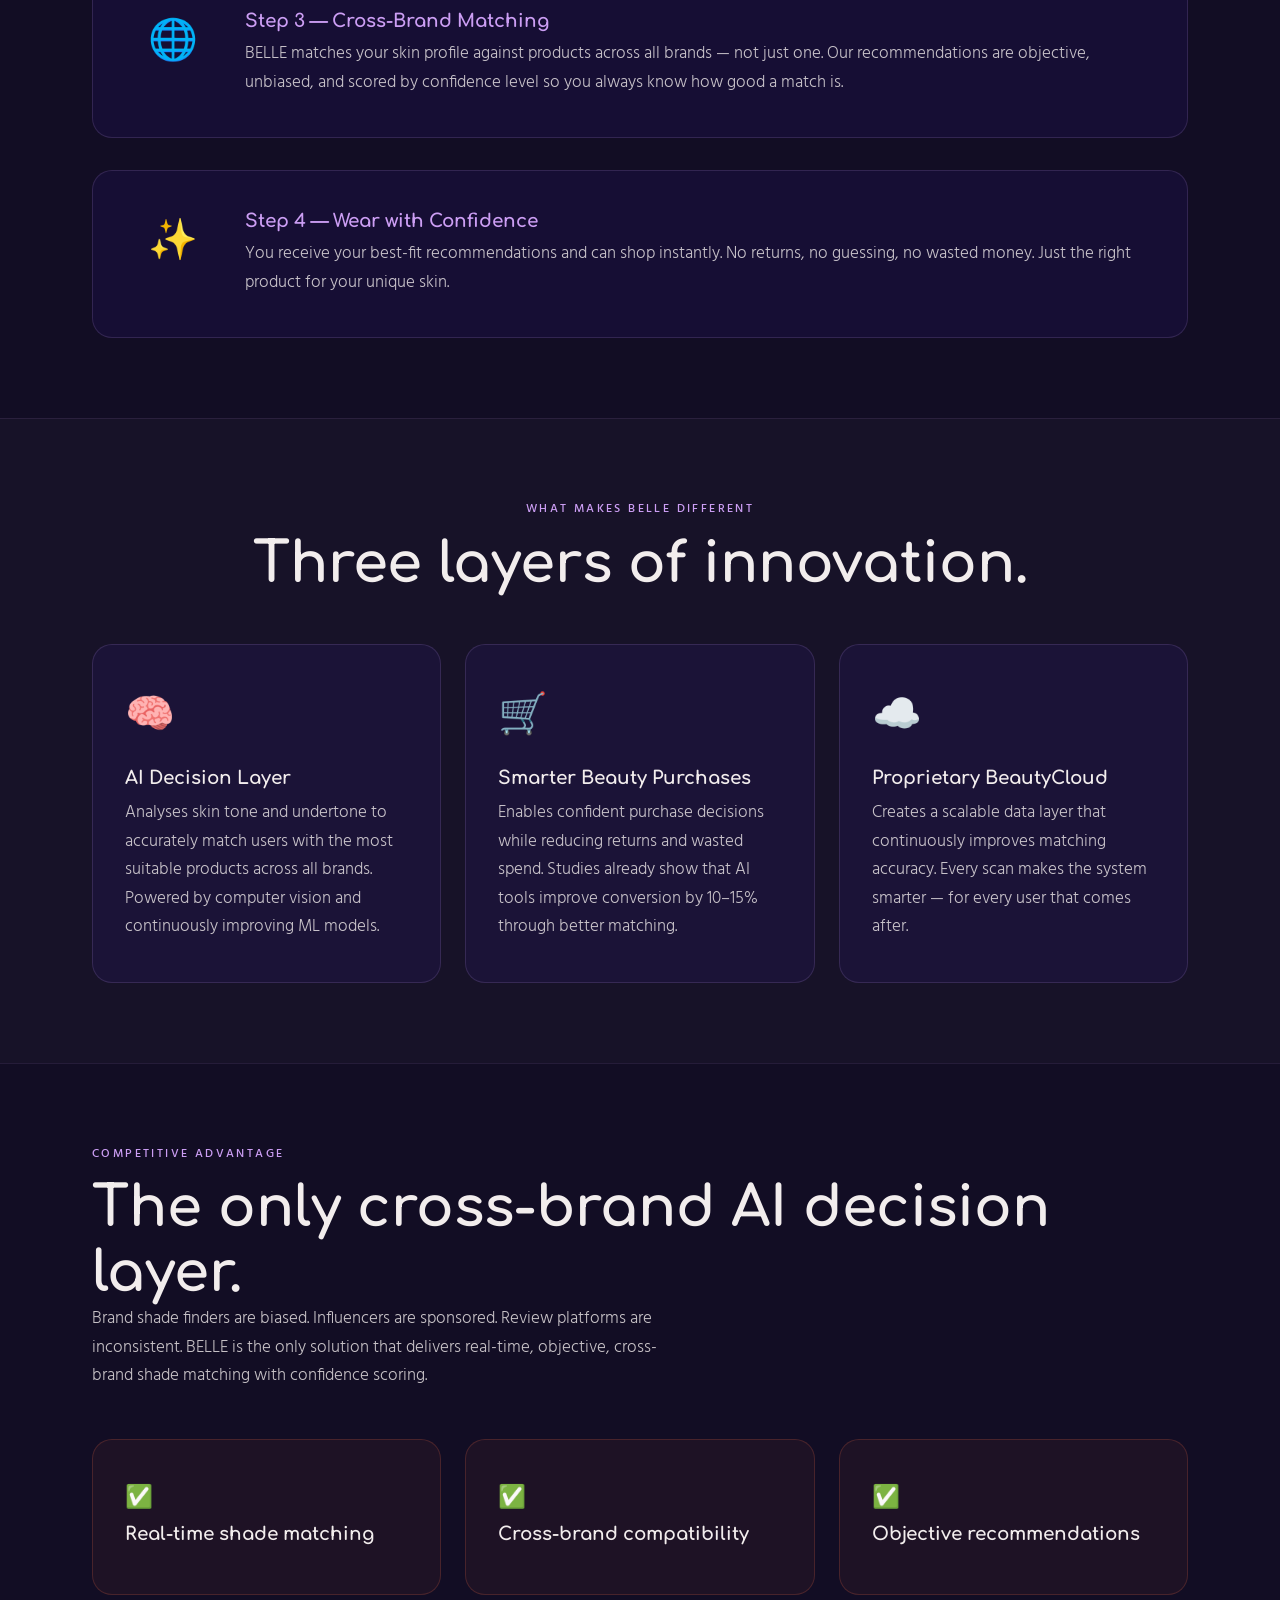
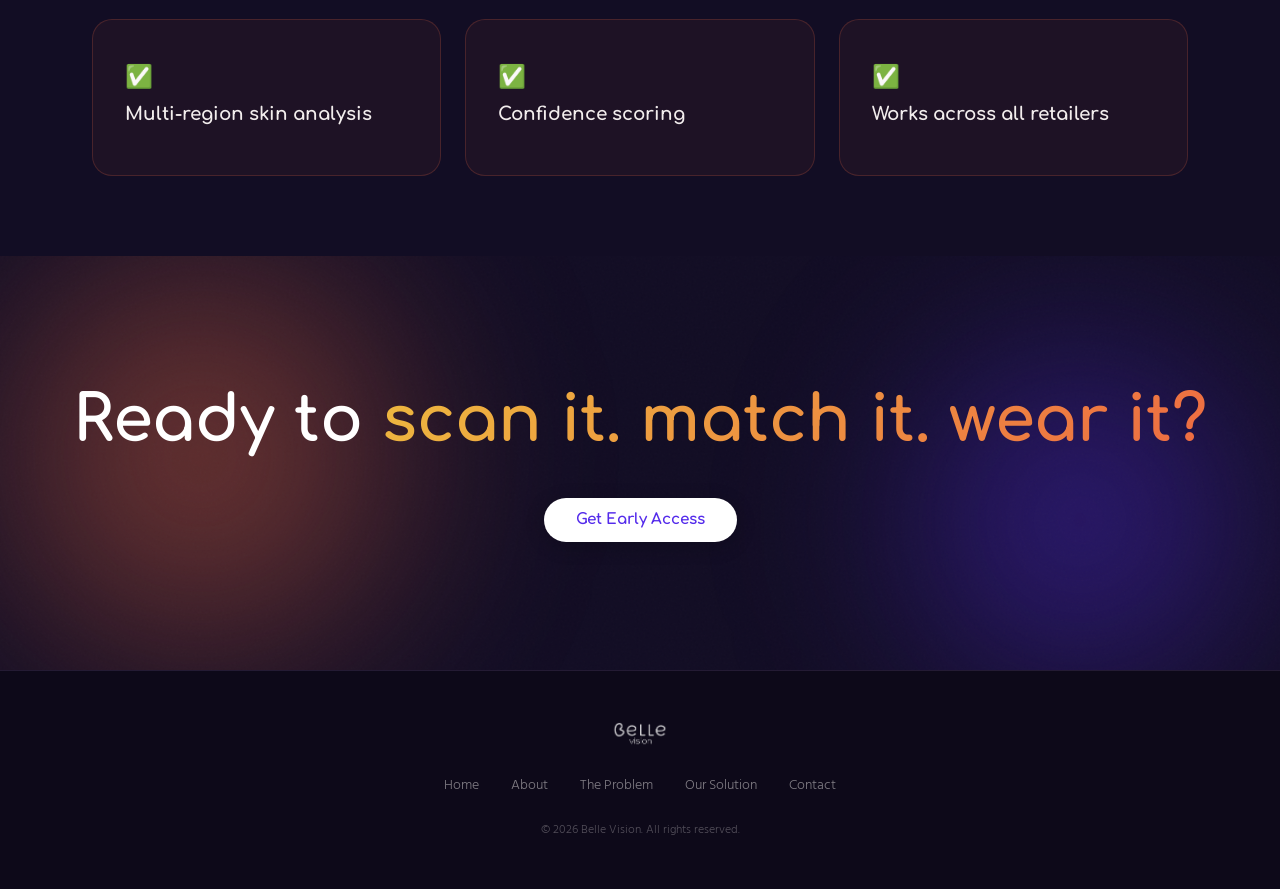
<file: bellevision/pages/solution.html>
<!DOCTYPE html>
<html lang="en">
<head>
  <meta charset="UTF-8" />
  <meta name="viewport" content="width=device-width, initial-scale=1.0" />
  <title>Our Solution — belle vision</title>
  <link rel="icon" type="image/png" href="../assets/appicon.png" />
  <link href="https://fonts.googleapis.com/css2?family=Comfortaa:wght@400;600;700&family=Hind:wght@300;400;500&display=swap" rel="stylesheet" />
  <link rel="stylesheet" href="../css/style.css" />
</head>
<body>

  <nav class="nav scrolled" id="nav">
    <a href="../index.html" class="nav-logo">
      <img src="../assets/logo_white.png" alt="belle vision" />
    </a>
    <div class="nav-links">
      <a href="../index.html">Home</a>
      <a href="about.html">About</a>
      <a href="problem.html">The Problem</a>
      <a href="solution.html" class="active">Our Solution</a>
      <a href="contact.html" class="nav-cta">Get in Touch</a>
    </div>
    <button class="nav-burger" id="burger" aria-label="Menu">
      <span></span><span></span><span></span>
    </button>
  </nav>

  <section class="page-hero">
    <div class="page-hero-bg">
      <div class="aura aura-1"></div>
      <div class="aura aura-3"></div>
      <div class="grain"></div>
    </div>
    <div class="page-hero-content">
      <p class="label">Our Solution</p>
      <h1>Turning beauty decisions into data-driven outcomes.</h1>
      <p>BELLE Vision shifts beauty from a trial-and-error experience to a precision-driven system. One scan. Perfect match. Every time.</p>
    </div>
  </section>

  <!-- HOW IT WORKS -->
  <section class="content-section">
    <div class="container">
      <p class="label fade-in">How It Works</p>
      <h2 class="fade-in">From face scan to product match in seconds.</h2>

      <div class="solution-steps">
        <div class="solution-step fade-in">
          <div class="solution-step-icon">📸</div>
          <div>
            <h4>Step 1 — Scan</h4>
            <p>Users simply scan or upload a photo of their face using any smartphone or device camera. No specialist equipment needed — just you and your phone.</p>
          </div>
        </div>
        <div class="solution-step fade-in delay-1">
          <div class="solution-step-icon">🔬</div>
          <div>
            <h4>Step 2 — AI Analysis</h4>
            <p>Our AI Decision Layer analyses your skin tone, undertone, and unique biological data with high precision. The system delivers consistent results regardless of lighting or camera variation.</p>
          </div>
        </div>
        <div class="solution-step fade-in delay-2">
          <div class="solution-step-icon">🌐</div>
          <div>
            <h4>Step 3 — Cross-Brand Matching</h4>
            <p>BELLE matches your skin profile against products across all brands — not just one. Our recommendations are objective, unbiased, and scored by confidence level so you always know how good a match is.</p>
          </div>
        </div>
        <div class="solution-step fade-in delay-3">
          <div class="solution-step-icon">✨</div>
          <div>
            <h4>Step 4 — Wear with Confidence</h4>
            <p>You receive your best-fit recommendations and can shop instantly. No returns, no guessing, no wasted money. Just the right product for your unique skin.</p>
          </div>
        </div>
      </div>
    </div>
  </section>

  <!-- THREE PILLARS -->
  <section class="content-section" style="background:rgba(255,255,255,0.02);">
    <div class="container">
      <p class="label fade-in text-center">What Makes BELLE Different</p>
      <h2 class="fade-in text-center">Three layers of innovation.</h2>
      <div class="cards-grid">
        <div class="card fade-in delay-1">
          <div class="card-icon">🧠</div>
          <h4>AI Decision Layer</h4>
          <p>Analyses skin tone and undertone to accurately match users with the most suitable products across all brands. Powered by computer vision and continuously improving ML models.</p>
        </div>
        <div class="card fade-in delay-2">
          <div class="card-icon">🛒</div>
          <h4>Smarter Beauty Purchases</h4>
          <p>Enables confident purchase decisions while reducing returns and wasted spend. Studies already show that AI tools improve conversion by 10–15% through better matching.</p>
        </div>
        <div class="card fade-in delay-3">
          <div class="card-icon">☁️</div>
          <h4>Proprietary BeautyCloud</h4>
          <p>Creates a scalable data layer that continuously improves matching accuracy. Every scan makes the system smarter — for every user that comes after.</p>
        </div>
      </div>
    </div>
  </section>

  <!-- WHY BELLE WINS -->
  <section class="content-section">
    <div class="container">
      <p class="label fade-in">Competitive Advantage</p>
      <h2 class="fade-in">The only cross-brand AI decision layer.</h2>
      <p class="fade-in" style="max-width:600px;margin-bottom:3rem;">Brand shade finders are biased. Influencers are sponsored. Review platforms are inconsistent. BELLE is the only solution that delivers real-time, objective, cross-brand shade matching with confidence scoring.</p>

      <div class="cards-grid">
        <div class="card fade-in" style="border-color:rgba(237,107,66,0.2);background:rgba(237,107,66,0.06);">
          <div style="font-size:1.4rem;margin-bottom:0.5rem;">✅</div>
          <h4>Real-time shade matching</h4>
        </div>
        <div class="card fade-in delay-1" style="border-color:rgba(237,107,66,0.2);background:rgba(237,107,66,0.06);">
          <div style="font-size:1.4rem;margin-bottom:0.5rem;">✅</div>
          <h4>Cross-brand compatibility</h4>
        </div>
        <div class="card fade-in delay-2" style="border-color:rgba(237,107,66,0.2);background:rgba(237,107,66,0.06);">
          <div style="font-size:1.4rem;margin-bottom:0.5rem;">✅</div>
          <h4>Objective recommendations</h4>
        </div>
        <div class="card fade-in delay-3" style="border-color:rgba(237,107,66,0.2);background:rgba(237,107,66,0.06);">
          <div style="font-size:1.4rem;margin-bottom:0.5rem;">✅</div>
          <h4>Multi-region skin analysis</h4>
        </div>
        <div class="card fade-in" style="border-color:rgba(237,107,66,0.2);background:rgba(237,107,66,0.06);">
          <div style="font-size:1.4rem;margin-bottom:0.5rem;">✅</div>
          <h4>Confidence scoring</h4>
        </div>
        <div class="card fade-in delay-1" style="border-color:rgba(237,107,66,0.2);background:rgba(237,107,66,0.06);">
          <div style="font-size:1.4rem;margin-bottom:0.5rem;">✅</div>
          <h4>Works across all retailers</h4>
        </div>
      </div>
    </div>
  </section>

  <section class="cta-band">
    <div class="cta-band-bg">
      <div class="aura aura-5"></div>
      <div class="aura aura-6"></div>
      <div class="grain"></div>
    </div>
    <div class="cta-band-content fade-in">
      <h2>Ready to <em>scan it. match it. wear it?</em></h2>
      <a href="contact.html" class="btn btn-white">Get Early Access</a>
    </div>
  </section>

  <footer class="footer">
    <div class="footer-inner">
      <img src="../assets/logo_white.png" alt="belle vision" class="footer-logo" />
      <nav class="footer-nav">
        <a href="../index.html">Home</a>
        <a href="about.html">About</a>
        <a href="problem.html">The Problem</a>
        <a href="solution.html">Our Solution</a>
        <a href="contact.html">Contact</a>
      </nav>
      <p class="footer-copy">© 2026 Belle Vision. All rights reserved.</p>
    </div>
  </footer>

  <script src="../js/main.js"></script>
</body>
</html>
</file>
<file: bellevision/css/style.css>
/* ============================================
   BELLE VISION — Global Styles
   Colors: #542BEB (purple), #ED6B42 (orange),
           #CC9EF4 (light purple), #EDB83F (yellow),
           #F2EDED (off-white)
   Fonts: Comfortaa Bold (headings), Hind Light (body)
============================================ */

:root {
  --purple: #542BEB;
  --orange: #ED6B42;
  --light-purple: #CC9EF4;
  --yellow: #EDB83F;
  --cream: #F2EDED;
  --dark: #120D24;
  --grad-main: linear-gradient(135deg, #542BEB 0%, #ED6B42 100%);
  --grad-warm: linear-gradient(135deg, #EDB83F 0%, #ED6B42 100%);
  --grad-soft: linear-gradient(135deg, #CC9EF4 0%, #ED6B42 100%);
  --font-head: 'Comfortaa', cursive;
  --font-body: 'Hind', sans-serif;
}

*, *::before, *::after { box-sizing: border-box; margin: 0; padding: 0; }

html { scroll-behavior: smooth; }

body {
  font-family: var(--font-body);
  font-weight: 300;
  background: var(--dark);
  color: var(--cream);
  overflow-x: hidden;
}

/* ---- TYPOGRAPHY ---- */
h1, h2, h3, h4 { font-family: var(--font-head); font-weight: 700; line-height: 1.15; }
h1 { font-size: clamp(2.8rem, 7vw, 6rem); }
h2 { font-size: clamp(2rem, 4.5vw, 3.5rem); }
h3 { font-size: clamp(1.4rem, 3vw, 2rem); }
h4 { font-size: 1.1rem; }
p { font-size: 1.05rem; line-height: 1.7; color: rgba(242,237,237,0.8); }
a { text-decoration: none; color: inherit; }

.label {
  font-family: var(--font-body);
  font-weight: 500;
  font-size: 0.75rem;
  letter-spacing: 0.2em;
  text-transform: uppercase;
  color: var(--light-purple);
  margin-bottom: 0.75rem;
  display: block;
}

.text-center { text-align: center; }

/* ---- CONTAINER ---- */
.container { max-width: 1160px; margin: 0 auto; padding: 0 2rem; }

/* ---- BUTTONS ---- */
.btn {
  display: inline-flex;
  align-items: center;
  gap: 0.5rem;
  padding: 0.85rem 2rem;
  border-radius: 100px;
  font-family: var(--font-head);
  font-weight: 700;
  font-size: 0.95rem;
  transition: transform 0.2s, box-shadow 0.2s, opacity 0.2s;
  cursor: pointer;
  border: none;
}
.btn:hover { transform: translateY(-2px); }

.btn-primary {
  background: var(--grad-main);
  color: #fff;
  box-shadow: 0 4px 20px rgba(84,43,235,0.35);
}
.btn-primary:hover { box-shadow: 0 8px 32px rgba(84,43,235,0.5); }

.btn-ghost {
  background: transparent;
  color: var(--cream);
  border: 2px solid rgba(242,237,237,0.35);
}
.btn-ghost:hover { border-color: var(--cream); background: rgba(242,237,237,0.07); }

.btn-white {
  background: #fff;
  color: var(--purple);
  box-shadow: 0 4px 20px rgba(0,0,0,0.2);
}
.btn-white:hover { box-shadow: 0 8px 32px rgba(0,0,0,0.3); }

.btn-outline {
  background: transparent;
  color: var(--cream);
  border: 2px solid rgba(204,158,244,0.5);
}
.btn-outline:hover { border-color: var(--light-purple); }

.link-arrow {
  display: inline-flex;
  align-items: center;
  gap: 0.4rem;
  color: var(--light-purple);
  font-family: var(--font-head);
  font-weight: 600;
  font-size: 0.9rem;
  margin-top: 1.5rem;
  transition: gap 0.2s;
}
.link-arrow:hover { gap: 0.8rem; }

/* ---- NAV ---- */
.nav {
  position: fixed;
  top: 0; left: 0; right: 0;
  z-index: 100;
  display: flex;
  align-items: center;
  justify-content: space-between;
  padding: 1.2rem 3rem;
  transition: background 0.3s, backdrop-filter 0.3s, padding 0.3s;
}
.nav.scrolled {
  background: rgba(18,13,36,0.85);
  backdrop-filter: blur(16px);
  -webkit-backdrop-filter: blur(16px);
  padding: 0.8rem 3rem;
  border-bottom: 1px solid rgba(204,158,244,0.15);
}
.nav-logo img { height: 36px; }
.nav-links { display: flex; align-items: center; gap: 2.5rem; }
.nav-links a {
  font-family: var(--font-head);
  font-weight: 600;
  font-size: 0.9rem;
  color: rgba(242,237,237,0.75);
  transition: color 0.2s;
}
.nav-links a:hover, .nav-links a.active { color: var(--cream); }
.nav-cta {
  background: var(--grad-main) !important;
  color: #fff !important;
  padding: 0.55rem 1.4rem;
  border-radius: 100px;
}
.nav-burger { display: none; flex-direction: column; gap: 5px; background: none; border: none; cursor: pointer; padding: 4px; }
.nav-burger span { display: block; width: 24px; height: 2px; background: var(--cream); border-radius: 2px; transition: transform 0.3s, opacity 0.3s; }

/* ---- AURAS / GRADIENT BLOBS ---- */
.aura {
  position: absolute;
  border-radius: 50%;
  filter: blur(80px);
  pointer-events: none;
  will-change: transform;
}
.aura-1 { width: 700px; height: 700px; background: radial-gradient(circle, rgba(84,43,235,0.5) 0%, transparent 70%); top: -200px; right: -100px; animation: float1 12s ease-in-out infinite; }
.aura-2 { width: 500px; height: 500px; background: radial-gradient(circle, rgba(237,107,66,0.45) 0%, transparent 70%); bottom: -100px; left: -50px; animation: float2 15s ease-in-out infinite; }
.aura-3 { width: 300px; height: 300px; background: radial-gradient(circle, rgba(237,184,63,0.35) 0%, transparent 70%); top: 30%; left: 40%; animation: float3 10s ease-in-out infinite; }
.aura-4 { width: 800px; height: 800px; background: radial-gradient(circle, rgba(84,43,235,0.3) 0%, transparent 70%); top: -300px; left: 50%; transform: translateX(-50%); }
.aura-5 { width: 600px; height: 600px; background: radial-gradient(circle, rgba(237,107,66,0.5) 0%, transparent 70%); top: -100px; left: -100px; animation: float1 14s ease-in-out infinite; }
.aura-6 { width: 500px; height: 500px; background: radial-gradient(circle, rgba(84,43,235,0.5) 0%, transparent 70%); bottom: -100px; right: -50px; animation: float2 11s ease-in-out infinite; }

@keyframes float1 { 0%,100%{transform:translate(0,0)} 50%{transform:translate(-30px,40px)} }
@keyframes float2 { 0%,100%{transform:translate(0,0)} 50%{transform:translate(40px,-30px)} }
@keyframes float3 { 0%,100%{transform:translate(0,0)} 50%{transform:translate(-20px,20px)} }

.grain {
  position: absolute;
  inset: 0;
  background-image: url("data:image/svg+xml,%3Csvg viewBox='0 0 200 200' xmlns='http://www.w3.org/2000/svg'%3E%3Cfilter id='n'%3E%3CfeTurbulence type='fractalNoise' baseFrequency='0.9' numOctaves='4' stitchTiles='stitch'/%3E%3C/filter%3E%3Crect width='100%25' height='100%25' filter='url(%23n)' opacity='0.05'/%3E%3C/svg%3E");
  opacity: 0.4;
  pointer-events: none;
}

/* ---- HERO ---- */
.hero {
  position: relative;
  min-height: 100vh;
  display: flex;
  align-items: center;
  overflow: hidden;
  padding: 8rem 3rem 5rem;
}
.hero-bg { position: absolute; inset: 0; }
.hero-content {
  position: relative;
  z-index: 2;
  max-width: 700px;
}
.hero-eyebrow {
  font-family: var(--font-body);
  font-size: 0.75rem;
  letter-spacing: 0.25em;
  text-transform: uppercase;
  color: var(--light-purple);
  margin-bottom: 1.2rem;
  opacity: 0;
  animation: fadeUp 0.7s 0.2s forwards;
}
.hero-logo-wrap {
  opacity: 0;
  animation: fadeUp 0.7s 0.4s forwards;
  margin-bottom: 2rem;
}
.hero-logo { height: 60px; }
.hero-headline {
  display: flex;
  flex-direction: column;
  gap: 0.1em;
  margin-bottom: 1.5rem;
}
.hero-headline .line {
  display: block;
  opacity: 0;
  animation: fadeUp 0.7s forwards;
}
.hero-headline .line:nth-child(1) { animation-delay: 0.5s; }
.hero-headline .line:nth-child(2) { animation-delay: 0.65s; background: var(--grad-main); -webkit-background-clip: text; -webkit-text-fill-color: transparent; background-clip: text; }
.hero-headline .line:nth-child(3) { animation-delay: 0.8s; }
.hero-sub {
  font-size: 1.15rem;
  color: rgba(242,237,237,0.7);
  max-width: 480px;
  margin-bottom: 2.5rem;
  opacity: 0;
  animation: fadeUp 0.7s 1s forwards;
}
.hero-btns {
  display: flex;
  gap: 1rem;
  flex-wrap: wrap;
  opacity: 0;
  animation: fadeUp 0.7s 1.1s forwards;
}
.hero-mark {
  position: absolute;
  right: -60px;
  top: 50%;
  transform: translateY(-50%);
  z-index: 1;
  opacity: 0.12;
  width: 650px;
  animation: fadeIn 1.5s 1s forwards;
}
.hero-mark img { width: 100%; }

.scroll-hint {
  position: absolute;
  bottom: 2.5rem;
  left: 3rem;
  display: flex;
  align-items: center;
  gap: 1rem;
  opacity: 0;
  animation: fadeIn 1s 1.5s forwards;
}
.scroll-hint span { font-size: 0.7rem; letter-spacing: 0.2em; text-transform: uppercase; color: rgba(242,237,237,0.4); }
.scroll-line { width: 60px; height: 1px; background: linear-gradient(90deg, rgba(204,158,244,0.6), transparent); }

/* ---- STATS BAR ---- */
.stats-bar {
  display: flex;
  align-items: center;
  justify-content: center;
  gap: 0;
  background: rgba(84,43,235,0.12);
  border-top: 1px solid rgba(204,158,244,0.15);
  border-bottom: 1px solid rgba(204,158,244,0.15);
  padding: 2.5rem 3rem;
  flex-wrap: wrap;
}
.stat {
  display: flex;
  flex-direction: column;
  align-items: center;
  gap: 0.3rem;
  padding: 0 3rem;
  text-align: center;
}
.stat-num {
  font-family: var(--font-head);
  font-size: clamp(2rem, 4vw, 2.8rem);
  font-weight: 700;
  background: var(--grad-main);
  -webkit-background-clip: text;
  -webkit-text-fill-color: transparent;
  background-clip: text;
}
.stat-num sup { font-size: 0.6em; }
.stat-label { font-size: 0.8rem; letter-spacing: 0.1em; text-transform: uppercase; color: rgba(242,237,237,0.5); }
.stat-divider { width: 1px; height: 60px; background: rgba(204,158,244,0.2); }

/* ---- SECTIONS ---- */
.section { padding: 7rem 0; }

/* ---- INTRO ---- */
.intro-grid {
  display: grid;
  grid-template-columns: 1fr 1fr;
  gap: 4rem;
  align-items: center;
}
.intro-text h2 { margin-bottom: 1.2rem; }
.intro-text p { margin-bottom: 0.5rem; }

.intro-card {
  background: rgba(84,43,235,0.1);
  border: 1px solid rgba(204,158,244,0.2);
  border-radius: 24px;
  padding: 3rem;
  backdrop-filter: blur(10px);
  -webkit-backdrop-filter: blur(10px);
  position: relative;
  overflow: hidden;
}
.intro-card::before {
  content: '';
  position: absolute;
  top: -2px; left: -2px; right: -2px; bottom: -2px;
  border-radius: 25px;
  background: var(--grad-main);
  z-index: -1;
  opacity: 0;
  transition: opacity 0.3s;
}
.intro-card:hover::before { opacity: 0.5; }
.card-inner h3 { margin-bottom: 1rem; }

/* ---- HOW TEASER ---- */
.how-teaser {
  position: relative;
  overflow: hidden;
  padding: 7rem 0;
  background: rgba(255,255,255,0.02);
}
.how-bg { position: absolute; inset: 0; pointer-events: none; }
.how-teaser h2 { margin-bottom: 4rem; }

.steps {
  display: flex;
  align-items: flex-start;
  justify-content: center;
  gap: 0;
  margin-bottom: 4rem;
  flex-wrap: wrap;
}
.step {
  flex: 1;
  min-width: 180px;
  max-width: 240px;
  text-align: center;
  padding: 0 1rem;
}
.step-num {
  font-family: var(--font-head);
  font-size: 0.75rem;
  color: var(--light-purple);
  letter-spacing: 0.15em;
  margin-bottom: 1rem;
}
.step-icon { font-size: 2.5rem; margin-bottom: 1rem; }
.step h4 { margin-bottom: 0.5rem; color: var(--cream); }
.step p { font-size: 0.9rem; }
.step-arrow {
  font-size: 1.5rem;
  color: rgba(204,158,244,0.4);
  padding-top: 3.5rem;
  flex-shrink: 0;
}

/* ---- WAITLIST ---- */
.waitlist {
  position: relative;
  overflow: hidden;
}
.waitlist-bg { position: absolute; inset: 0; pointer-events: none; }
.waitlist-shell {
  position: relative;
  z-index: 1;
  display: grid;
  grid-template-columns: minmax(0, 1.05fr) minmax(320px, 0.95fr);
  gap: 3rem;
  align-items: center;
  padding: 3.5rem;
  border-radius: 32px;
  background:
    radial-gradient(circle at top left, rgba(204,158,244,0.18), transparent 38%),
    linear-gradient(145deg, rgba(84,43,235,0.12), rgba(237,107,66,0.08));
  border: 1px solid rgba(204,158,244,0.16);
  box-shadow: 0 30px 80px rgba(0,0,0,0.22);
}
.waitlist-copy h2 {
  max-width: 12ch;
  margin-bottom: 1.2rem;
}
.waitlist-copy > p {
  max-width: 540px;
  margin-bottom: 2rem;
}
.waitlist-perks {
  display: grid;
  gap: 1rem;
  max-width: 520px;
}
.waitlist-perk {
  display: grid;
  grid-template-columns: 56px 1fr;
  gap: 1rem;
  align-items: start;
  padding: 1rem 1.1rem;
  background: rgba(255,255,255,0.03);
  border: 1px solid rgba(204,158,244,0.14);
  border-radius: 18px;
}
.waitlist-perk span {
  display: inline-flex;
  align-items: center;
  justify-content: center;
  width: 56px;
  height: 56px;
  border-radius: 16px;
  font-family: var(--font-head);
  font-size: 0.9rem;
  font-weight: 700;
  background: rgba(84,43,235,0.22);
  color: var(--light-purple);
}
.waitlist-perk p {
  margin: 0;
  padding-top: 0.35rem;
  color: rgba(242,237,237,0.78);
}
.waitlist-card {
  padding: 2.4rem;
}
.waitlist-submit {
  width: 100%;
  justify-content: center;
}
.waitlist-note {
  margin-top: -0.2rem;
  font-size: 0.86rem;
  line-height: 1.5;
  color: rgba(242,237,237,0.5);
}
.waitlist-feedback {
  margin-top: 1.2rem;
  padding: 1.25rem 1.2rem;
  border-radius: 16px;
  border: 1px solid rgba(204,158,244,0.35);
  background: rgba(84,43,235,0.14);
}
.waitlist-feedback strong {
  display: block;
  margin-bottom: 0.35rem;
  font-family: var(--font-head);
  color: var(--cream);
}
.waitlist-feedback p,
.waitlist-feedback a {
  margin: 0;
  color: rgba(242,237,237,0.72);
}
.waitlist-feedback-error {
  border-color: rgba(237,107,66,0.35);
  background: rgba(237,107,66,0.08);
}
.waitlist-form.is-submitting .waitlist-submit {
  opacity: 0.7;
  pointer-events: none;
}
.hp-field {
  position: absolute;
  left: -9999px;
}

/* ---- CTA BAND ---- */
.cta-band {
  position: relative;
  overflow: hidden;
  padding: 8rem 3rem;
  text-align: center;
}
.cta-band-bg { position: absolute; inset: 0; }
.cta-band-content { position: relative; z-index: 2; }
.cta-band h2 {
  font-size: clamp(2rem, 5vw, 4rem);
  margin-bottom: 2.5rem;
  color: #fff;
}
.cta-band h2 em {
  font-style: normal;
  background: var(--grad-warm);
  -webkit-background-clip: text;
  -webkit-text-fill-color: transparent;
  background-clip: text;
}

/* ---- FOOTER ---- */
.footer {
  background: rgba(0,0,0,0.3);
  border-top: 1px solid rgba(204,158,244,0.12);
  padding: 3rem;
}
.footer-inner {
  max-width: 1160px;
  margin: 0 auto;
  display: flex;
  flex-direction: column;
  align-items: center;
  gap: 1.5rem;
  text-align: center;
}
.footer-logo { height: 32px; opacity: 0.8; }
.footer-nav { display: flex; gap: 2rem; flex-wrap: wrap; justify-content: center; }
.footer-nav a {
  font-size: 0.85rem;
  color: rgba(242,237,237,0.5);
  transition: color 0.2s;
}
.footer-nav a:hover { color: var(--cream); }
.footer-copy { font-size: 0.78rem; color: rgba(242,237,237,0.3); }

/* ---- PAGE HEADER ---- */
.page-hero {
  position: relative;
  padding: 10rem 3rem 5rem;
  overflow: hidden;
  text-align: center;
}
.page-hero-bg { position: absolute; inset: 0; }
.page-hero-content { position: relative; z-index: 2; max-width: 700px; margin: 0 auto; }
.page-hero h1 { margin-bottom: 1.2rem; }
.page-hero p { font-size: 1.15rem; color: rgba(242,237,237,0.7); }

/* ---- CONTENT SECTIONS ---- */
.content-section { padding: 5rem 0; }
.content-section + .content-section { border-top: 1px solid rgba(204,158,244,0.1); }

/* ---- CARDS GRID ---- */
.cards-grid {
  display: grid;
  grid-template-columns: repeat(auto-fit, minmax(280px, 1fr));
  gap: 1.5rem;
  margin-top: 3rem;
}
.card {
  background: rgba(84,43,235,0.08);
  border: 1px solid rgba(204,158,244,0.15);
  border-radius: 20px;
  padding: 2.5rem 2rem;
  transition: transform 0.3s, border-color 0.3s;
}
.card:hover { transform: translateY(-6px); border-color: rgba(204,158,244,0.4); }
.card-icon { font-size: 2.5rem; margin-bottom: 1.2rem; }
.card h4 { margin-bottom: 0.6rem; font-size: 1.15rem; }

/* ---- TEAM GRID ---- */
.team-grid {
  display: grid;
  grid-template-columns: repeat(auto-fit, minmax(300px, 1fr));
  gap: 2rem;
  margin-top: 3rem;
}
.team-card {
  background: rgba(84,43,235,0.08);
  border: 1px solid rgba(204,158,244,0.15);
  border-radius: 24px;
  padding: 2.5rem;
  text-align: center;
  transition: transform 0.3s;
}
.team-card:hover { transform: translateY(-6px); }
.team-avatar {
  width: 80px; height: 80px;
  border-radius: 50%;
  background: var(--grad-main);
  margin: 0 auto 1.5rem;
  display: flex;
  align-items: center;
  justify-content: center;
  font-size: 2rem;
}
.team-card h3 { font-size: 1.3rem; margin-bottom: 0.3rem; }
.team-role {
  display: inline-block;
  font-size: 0.78rem;
  letter-spacing: 0.1em;
  text-transform: uppercase;
  color: var(--orange);
  margin-bottom: 1rem;
}
.team-card ul { list-style: none; text-align: left; }
.team-card ul li {
  font-size: 0.88rem;
  color: rgba(242,237,237,0.65);
  padding: 0.3rem 0;
  padding-left: 1rem;
  position: relative;
}
.team-card ul li::before {
  content: '→';
  position: absolute;
  left: 0;
  color: var(--light-purple);
  font-size: 0.7rem;
}

/* ---- CONTACT FORM ---- */
.contact-wrap {
  display: grid;
  grid-template-columns: 1fr 1fr;
  gap: 5rem;
  align-items: start;
  padding: 5rem 0;
}
.contact-info h2 { margin-bottom: 1.2rem; }
.contact-info p { margin-bottom: 1.5rem; }
.contact-email {
  display: inline-flex;
  align-items: center;
  gap: 0.5rem;
  background: var(--grad-main);
  -webkit-background-clip: text;
  -webkit-text-fill-color: transparent;
  background-clip: text;
  font-family: var(--font-head);
  font-weight: 700;
  font-size: 1.1rem;
}

.contact-form { display: flex; flex-direction: column; gap: 1.2rem; }
.form-group { display: flex; flex-direction: column; gap: 0.4rem; }
.form-group label {
  font-size: 0.8rem;
  letter-spacing: 0.12em;
  text-transform: uppercase;
  color: var(--light-purple);
}
.form-group input,
.form-group textarea,
.form-group select {
  background: rgba(84,43,235,0.1);
  border: 1px solid rgba(204,158,244,0.25);
  border-radius: 12px;
  padding: 0.9rem 1.2rem;
  font-family: var(--font-body);
  font-size: 1rem;
  color: var(--cream);
  outline: none;
  transition: border-color 0.2s, background 0.2s;
  width: 100%;
}
.form-group input:focus,
.form-group textarea:focus,
.form-group select:focus {
  border-color: var(--light-purple);
  background: rgba(84,43,235,0.18);
}
.form-group textarea { resize: vertical; min-height: 140px; }
.form-group select option { background: var(--dark); }

/* ---- PROBLEM PAGE ---- */
.problem-list { margin-top: 3rem; display: flex; flex-direction: column; gap: 1.5rem; }
.problem-item {
  display: grid;
  grid-template-columns: 60px 1fr;
  gap: 2rem;
  align-items: start;
  padding: 2rem;
  background: rgba(237,107,66,0.07);
  border: 1px solid rgba(237,107,66,0.2);
  border-radius: 20px;
  transition: transform 0.2s;
}
.problem-item:hover { transform: translateX(8px); }
.problem-num {
  font-family: var(--font-head);
  font-size: 2rem;
  font-weight: 700;
  background: var(--grad-warm);
  -webkit-background-clip: text;
  -webkit-text-fill-color: transparent;
  background-clip: text;
  line-height: 1;
}
.problem-item h4 { margin-bottom: 0.5rem; font-size: 1.1rem; }

/* ---- SOLUTION PAGE ---- */
.solution-steps { margin-top: 3rem; display: flex; flex-direction: column; gap: 2rem; }
.solution-step {
  display: grid;
  grid-template-columns: 80px 1fr;
  gap: 2rem;
  align-items: start;
  padding: 2.5rem;
  background: rgba(84,43,235,0.08);
  border: 1px solid rgba(204,158,244,0.15);
  border-radius: 20px;
  transition: transform 0.2s, border-color 0.3s;
}
.solution-step:hover { transform: translateX(8px); border-color: rgba(204,158,244,0.4); }
.solution-step-icon { font-size: 2.5rem; text-align: center; }
.solution-step h4 { margin-bottom: 0.5rem; font-size: 1.15rem; color: var(--light-purple); }

/* ---- ANIMATIONS ---- */
@keyframes fadeUp {
  from { opacity: 0; transform: translateY(30px); }
  to { opacity: 1; transform: translateY(0); }
}
@keyframes fadeIn {
  from { opacity: 0; }
  to { opacity: 1; }
}

.fade-in {
  opacity: 0;
  transform: translateY(28px);
  transition: opacity 0.7s ease, transform 0.7s ease;
}
.fade-in.visible { opacity: 1; transform: translateY(0); }
.delay-1 { transition-delay: 0.15s; }
.delay-2 { transition-delay: 0.3s; }
.delay-3 { transition-delay: 0.45s; }

/* ---- RESPONSIVE ---- */
@media (max-width: 900px) {
  .nav { padding: 1rem 1.5rem; }
  .nav.scrolled { padding: 0.7rem 1.5rem; }
  .nav-links { display: none; position: fixed; top: 0; right: 0; bottom: 0; width: 280px; background: rgba(18,13,36,0.98); flex-direction: column; align-items: flex-start; justify-content: center; gap: 2rem; padding: 3rem; backdrop-filter: blur(20px); transition: transform 0.3s; z-index: 200; transform: translateX(100%); }
  .nav-links.open { display: flex; transform: translateX(0); }
  .nav-links a { font-size: 1.2rem; }
  .nav-burger { display: flex; z-index: 300; }
  .intro-grid { grid-template-columns: 1fr; gap: 2rem; }
  .waitlist-shell { grid-template-columns: 1fr; padding: 2rem; }
  .contact-wrap { grid-template-columns: 1fr; gap: 3rem; }
  .hero { padding: 7rem 1.5rem 4rem; }
  .hero-mark { display: none; }
  .steps { gap: 1rem; }
  .step-arrow { display: none; }
  .stats-bar { gap: 1.5rem; }
  .stat { padding: 0 1.5rem; }
  .stat-divider { display: none; }
  .section { padding: 5rem 0; }
  .page-hero { padding: 8rem 1.5rem 4rem; }
  .cta-band { padding: 5rem 1.5rem; }
}

@media (max-width: 600px) {
  h1 { font-size: 2.4rem; }
  h2 { font-size: 1.8rem; }
  .hero-logo { height: 44px; }
  .waitlist-shell { padding: 1.4rem; border-radius: 24px; }
  .waitlist-card { padding: 1.5rem; }
  .waitlist-perk { grid-template-columns: 48px 1fr; }
  .waitlist-perk span { width: 48px; height: 48px; }
  .footer { padding: 2rem 1.5rem; }
  .footer-nav { gap: 1rem; }
  .problem-item { grid-template-columns: 1fr; }
  .solution-step { grid-template-columns: 1fr; }
}
</file>
